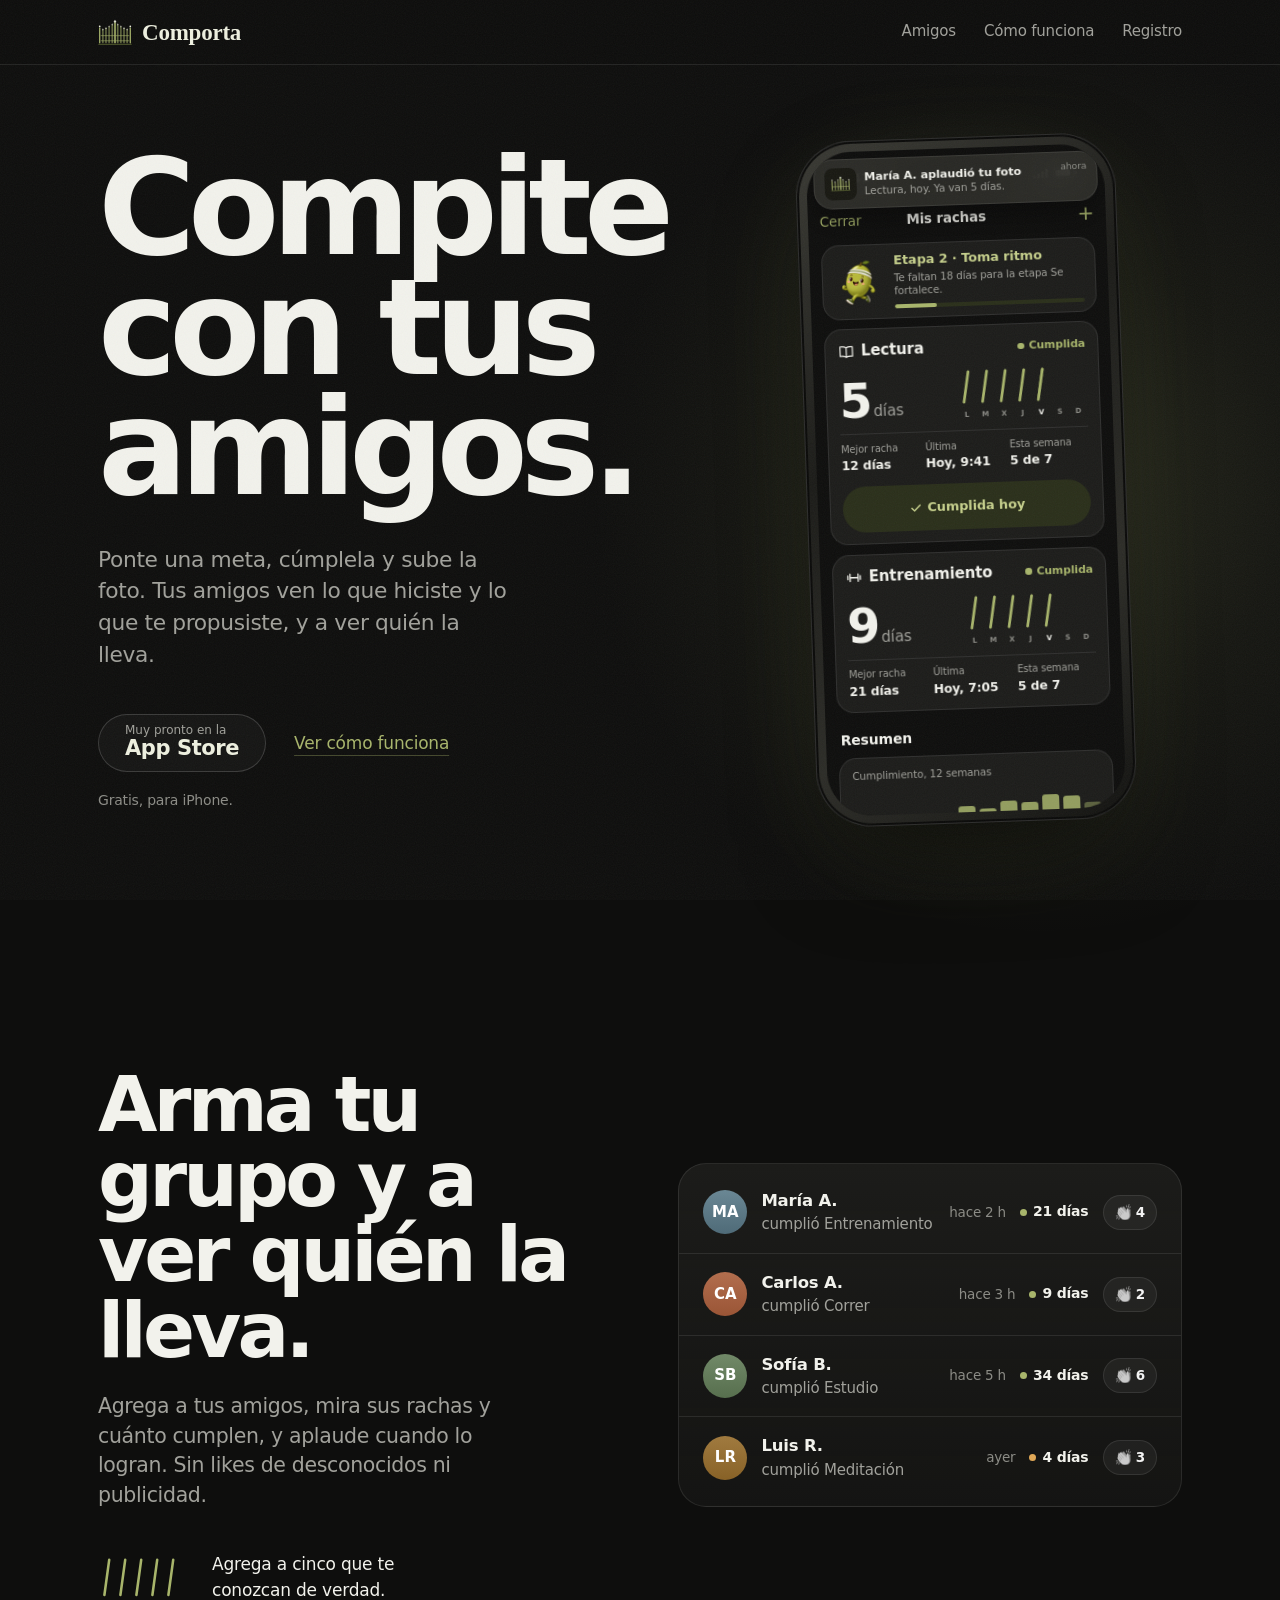
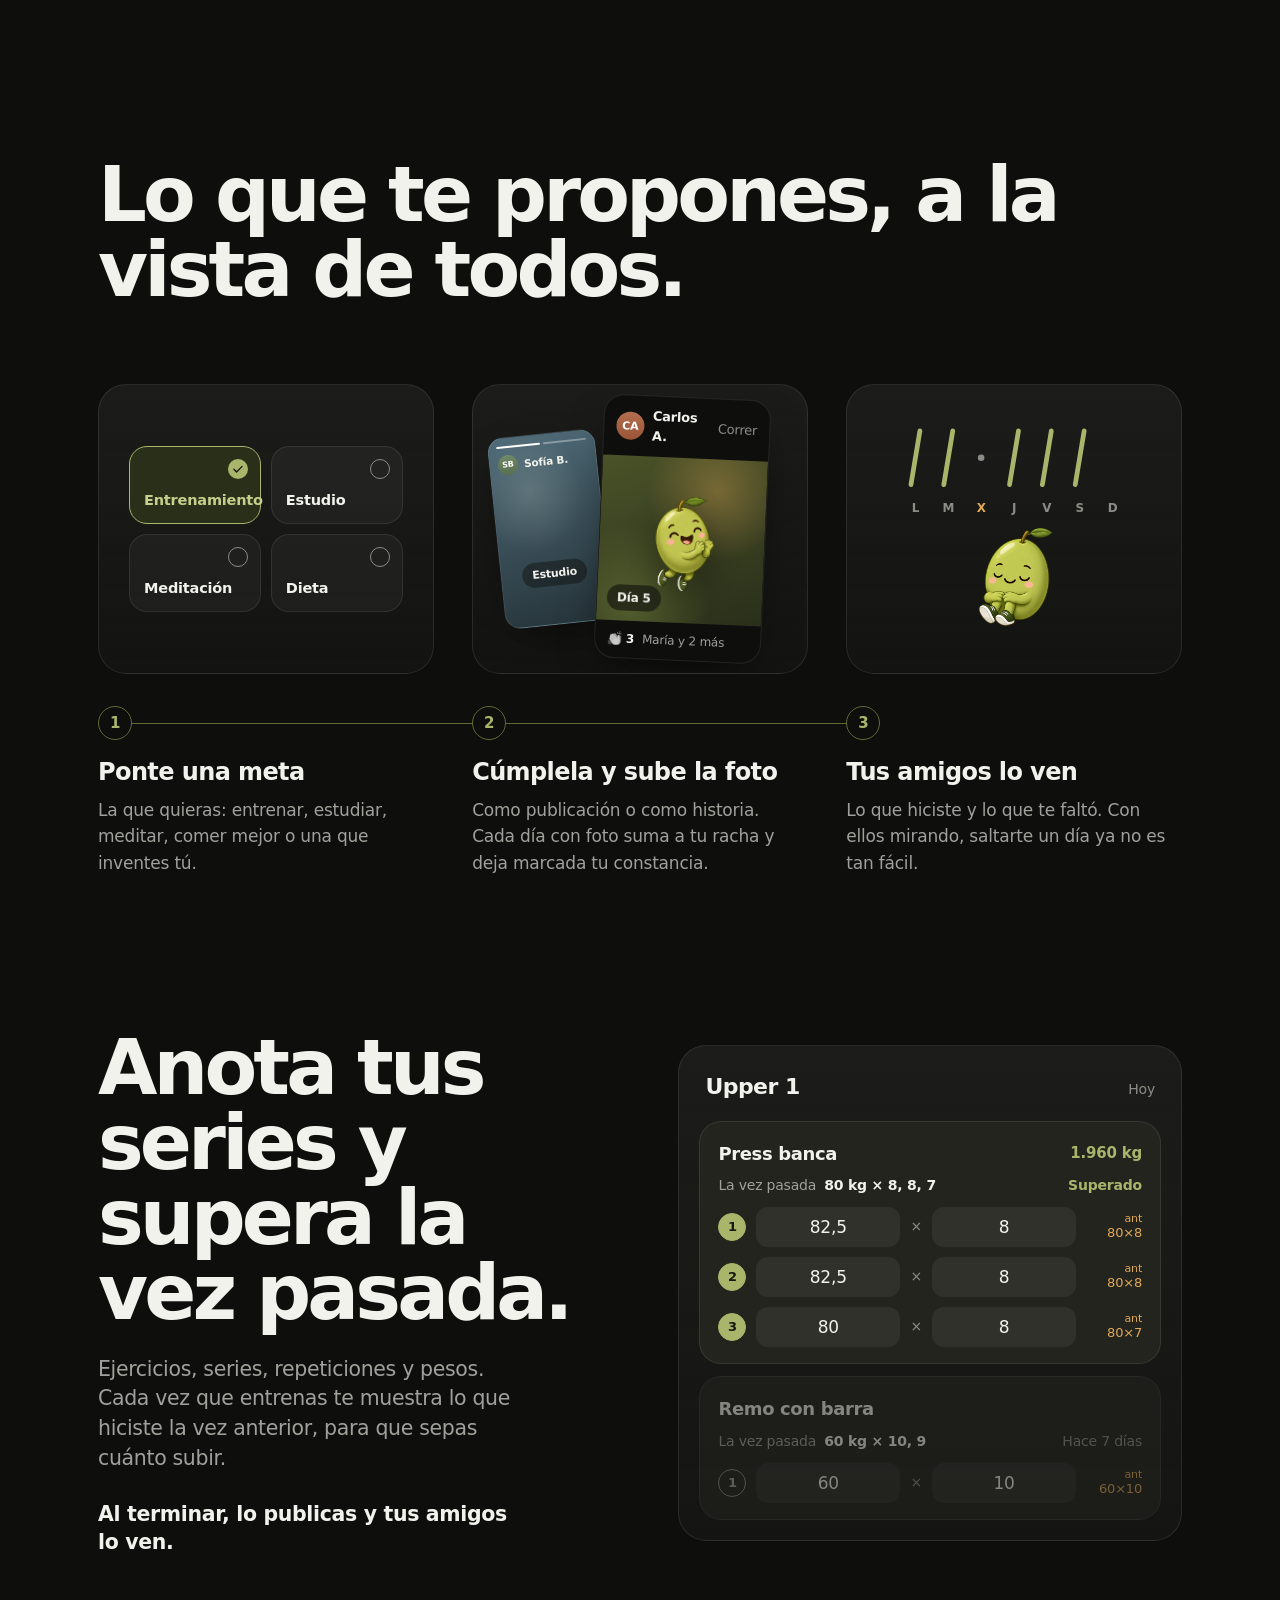
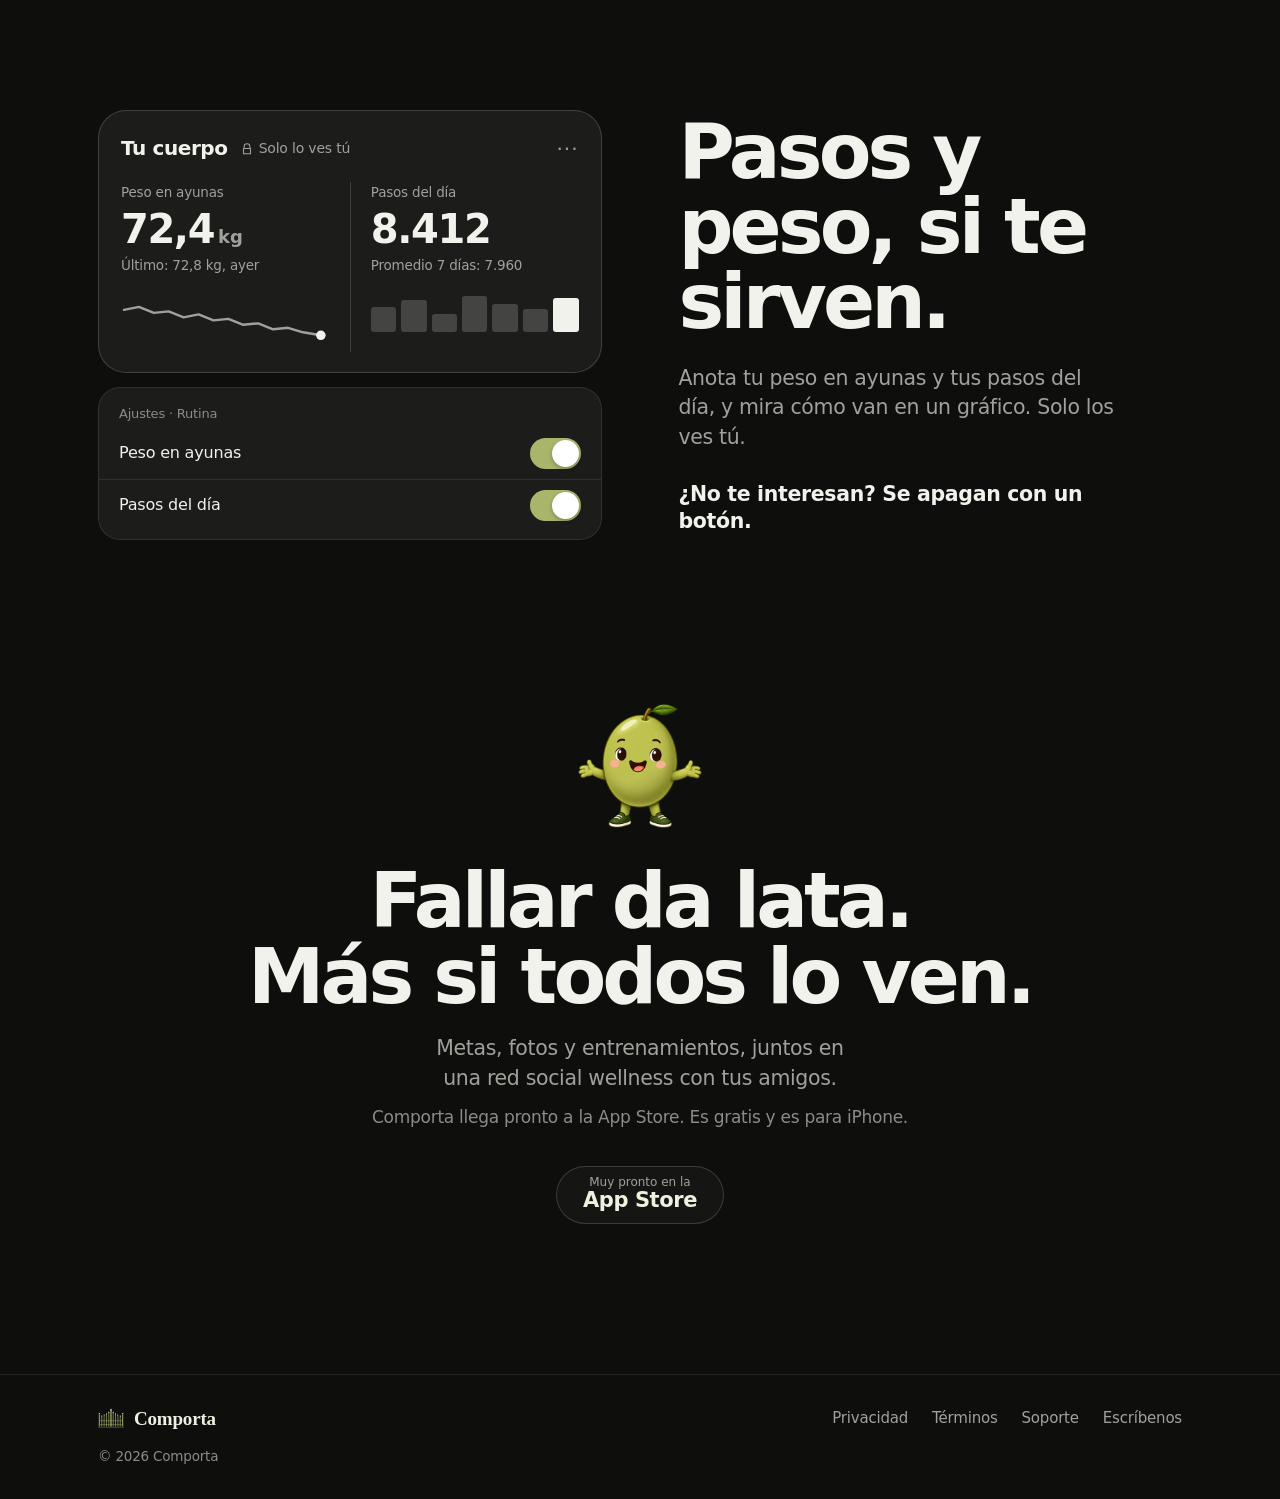
<file: index.html>
<!doctype html>
<html lang="es">
<head>
<meta charset="utf-8">
<meta name="viewport" content="width=device-width, initial-scale=1, viewport-fit=cover">
<title>Comporta: compite con tus amigos</title>
<meta name="description" content="Ponte una meta, cúmplela y sube la foto. Tus amigos ven lo que hiciste y lo que te propusiste. Gratis, para iPhone.">
<meta name="theme-color" content="#0E0E0D">
<meta name="color-scheme" content="dark">
<meta property="og:type" content="website">
<meta property="og:locale" content="es_CL">
<meta property="og:title" content="Comporta: compite con tus amigos">
<meta property="og:description" content="Ponte una meta, cúmplela y sube la foto. Tus amigos ven lo que hiciste y lo que te propusiste.">
<meta property="og:image" content="https://maximiliano-ergas.github.io/comporta-web/img/icono-1024.png">
<link rel="icon" href="img/porton.svg" type="image/svg+xml">
<link rel="apple-touch-icon" href="img/icono-180.png">
<link rel="stylesheet" href="portada.css">
</head>
<body>

<!-- El portón del logo: los barrotes son los palotes de la semana y la línea de abajo es el umbral. -->
<svg width="0" height="0" style="position:absolute" aria-hidden="true">
  <defs>
    <g id="porton" stroke-linecap="round">
      <line x1="228" y1="712" x2="796" y2="712" stroke="#5F6B33" stroke-width="14"/>
      <line x1="244" y1="686" x2="244" y2="428" stroke="#A8B56B" stroke-width="22"/>
      <line x1="780" y1="686" x2="780" y2="428" stroke="#A8B56B" stroke-width="22"/>
      <circle cx="244" cy="398" r="15" fill="#EEF0E0"/>
      <circle cx="780" cy="398" r="15" fill="#EEF0E0"/>
      <line x1="268" y1="560" x2="502" y2="560" stroke="#A8B56B" stroke-width="10"/>
      <line x1="522" y1="560" x2="756" y2="560" stroke="#A8B56B" stroke-width="10"/>
      <line x1="268" y1="650" x2="502" y2="650" stroke="#A8B56B" stroke-width="10"/>
      <line x1="522" y1="650" x2="756" y2="650" stroke="#A8B56B" stroke-width="10"/>
      <line x1="300" y1="686" x2="300" y2="462" stroke="#A8B56B" stroke-width="15"/>
      <line x1="354" y1="686" x2="354" y2="440" stroke="#A8B56B" stroke-width="15"/>
      <line x1="408" y1="686" x2="408" y2="412" stroke="#A8B56B" stroke-width="15"/>
      <line x1="462" y1="686" x2="462" y2="378" stroke="#A8B56B" stroke-width="15"/>
      <line x1="502" y1="686" x2="502" y2="334" stroke="#A8B56B" stroke-width="15"/>
      <line x1="724" y1="686" x2="724" y2="462" stroke="#A8B56B" stroke-width="15"/>
      <line x1="670" y1="686" x2="670" y2="440" stroke="#A8B56B" stroke-width="15"/>
      <line x1="616" y1="686" x2="616" y2="412" stroke="#A8B56B" stroke-width="15"/>
      <line x1="562" y1="686" x2="562" y2="378" stroke="#A8B56B" stroke-width="15"/>
      <line x1="522" y1="686" x2="522" y2="334" stroke="#A8B56B" stroke-width="15"/>
      <g fill="#EEF0E0">
        <polygon points="300,428 308,450 300,472 292,450"/>
        <polygon points="354,406 362,428 354,450 346,428"/>
        <polygon points="408,378 416,400 408,422 400,400"/>
        <polygon points="462,344 470,366 462,388 454,366"/>
        <polygon points="724,428 732,450 724,472 716,450"/>
        <polygon points="670,406 678,428 670,450 662,428"/>
        <polygon points="616,378 624,400 616,422 608,400"/>
        <polygon points="562,344 570,366 562,388 554,366"/>
        <polygon points="502,282 512,312 502,342 492,312"/>
        <polygon points="522,282 532,312 522,342 512,312"/>
      </g>
    </g>
    <symbol id="libro" viewBox="0 0 24 24"><path d="M12 6.6C10 5.1 7 4.6 3.5 5.1v13c3.5-.5 6.5 0 8.5 1.5 2-1.5 5-2 8.5-1.5v-13C17 4.6 14 5.1 12 6.6zM12 6.6v13" fill="none" stroke="currentColor" stroke-width="1.6" stroke-linejoin="round"/></symbol>
    <symbol id="pesa" viewBox="0 0 24 24"><path d="M6.5 7v10M17.5 7v10M3.5 9.5v5M20.5 9.5v5M6.5 12h11" fill="none" stroke="currentColor" stroke-width="1.8" stroke-linecap="round"/></symbol>
    <symbol id="visto" viewBox="0 0 24 24"><path d="M5 12.5l4.5 4.5L19 7.5" fill="none" stroke="currentColor" stroke-width="2.4" stroke-linecap="round" stroke-linejoin="round"/></symbol>
    <symbol id="candado" viewBox="0 0 24 24"><path d="M7 11V8a5 5 0 0 1 10 0v3M6 11h12v9H6z" fill="none" stroke="currentColor" stroke-width="1.8" stroke-linejoin="round"/></symbol>
  </defs>
</svg>

<header class="barra">
  <div class="barra-dentro">
    <a class="marca" href="./" aria-label="Comporta, inicio">
      <svg class="marca-porton" viewBox="214 268 596 464" aria-hidden="true"><use href="#porton"/></svg>
      <span class="marca-palabra">Comporta</span>
    </a>
    <nav class="barra-nav" aria-label="Principal">
      <a href="#amigos">Amigos</a>
      <a href="#como">Cómo funciona</a>
      <a href="#registro">Registro</a>
    </nav>
  </div>
</header>

<main>

  <section class="heroe">
    <div class="heroe-texto">
      <h1 class="heroe-titulo">Compite con tus amigos.</h1>
      <p class="heroe-bajada">Ponte una meta, cúmplela y sube la foto. Tus amigos ven lo que hiciste y lo que te propusiste, y a ver quién la lleva.</p>
      <div class="acciones">
        <a class="tienda" data-tienda aria-disabled="true">
          <span class="tienda-arriba" data-tienda-arriba>Muy pronto en la</span>
          <span class="tienda-abajo">App Store</span>
        </a>
        <a class="enlace" href="#como">Ver cómo funciona</a>
      </div>
      <p class="nota">Gratis, para iPhone.</p>
    </div>

    <div class="heroe-telefono">
      <div class="telefono" data-demo role="img" aria-label="La pantalla Mis rachas de Comporta. Al publicar la foto de hoy, la racha de Lectura pasa de 4 a 5 días y María aplaude.">
        <div class="pantalla" aria-hidden="true">
          <div class="p-estado">
            <span>9:41</span>
            <span class="p-isla"></span>
            <span class="p-iconos">
              <svg viewBox="0 0 18 12"><rect x="0" y="8" width="3" height="4" rx="1"/><rect x="5" y="5.5" width="3" height="6.5" rx="1"/><rect x="10" y="3" width="3" height="9" rx="1"/><rect x="15" y="0" width="3" height="12" rx="1"/></svg>
              <svg viewBox="0 0 26 12"><rect x="0.5" y="0.5" width="22" height="11" rx="3.5" fill="none" stroke="currentColor" opacity=".45"/><rect x="2.5" y="2.5" width="16" height="7" rx="2"/><rect x="24" y="4" width="1.6" height="4" rx=".8" opacity=".45"/></svg>
            </span>
          </div>

          <div class="p-aviso">
            <img src="img/porton.svg" alt="">
            <div>
              <b>María A. aplaudió tu foto</b>
              <span>Lectura, hoy. Ya van 5 días.</span>
            </div>
            <span class="p-aviso-hora">ahora</span>
          </div>

          <div class="p-cabecera">
            <span class="p-cabecera-lado">Cerrar</span>
            <b>Mis rachas</b>
            <span class="p-cabecera-lado p-mas">+</span>
          </div>

          <div class="p-tarjeta p-oli">
            <img src="img/oli-etapa-2.png" alt="">
            <div>
              <b>Etapa 2 · Toma ritmo</b>
              <span>Te faltan 18 días para la etapa Se fortalece.</span>
              <i class="p-progreso"><i></i></i>
            </div>
          </div>

          <div class="p-tarjeta p-racha">
            <div class="p-racha-cabeza">
              <svg class="p-icono"><use href="#libro"/></svg>
              <b>Lectura</b>
              <span class="p-punto"><span class="antes">Falta hoy</span><span class="despues">Cumplida</span></span>
            </div>
            <div class="p-racha-cuerpo">
              <div class="p-cifra">
                <span class="p-cifra-ventana"><span class="p-cifra-rollo"><span>4</span><span>5</span></span></span>
                <small>días</small>
              </div>
              <svg class="p-semana" viewBox="0 0 154 66">
                <g class="p-palotes">
                  <line x1="14" y1="8" x2="8" y2="44"/>
                  <line x1="36" y1="8" x2="30" y2="44"/>
                  <line x1="58" y1="8" x2="52" y2="44"/>
                  <line x1="80" y1="8" x2="74" y2="44"/>
                  <line class="p-hoy-pendiente" x1="102" y1="8" x2="96" y2="44"/>
                  <line class="p-hoy" x1="102" y1="8" x2="96" y2="44" pathLength="1"/>
                </g>
                <g class="p-dias">
                  <text x="11" y="62">L</text><text x="33" y="62">M</text><text x="55" y="62">X</text><text x="77" y="62">J</text><text class="p-dia-hoy" x="99" y="62">V</text><text x="121" y="62">S</text><text x="143" y="62">D</text>
                </g>
              </svg>
            </div>
            <div class="p-datos">
              <div><small>Mejor racha</small><b>12 días</b></div>
              <div><small>Última</small><b><span class="antes">Ayer, 21:24</span><span class="despues">Hoy, 9:41</span></b></div>
              <div><small>Esta semana</small><b><span class="antes">4 de 7</span><span class="despues">5 de 7</span></b></div>
            </div>
            <div class="p-boton"><span class="antes">Publicar y cumplir hoy</span><span class="despues"><svg><use href="#visto"/></svg>Cumplida hoy</span></div>
          </div>

          <div class="p-tarjeta p-racha">
            <div class="p-racha-cabeza">
              <svg class="p-icono"><use href="#pesa"/></svg>
              <b>Entrenamiento</b>
              <span class="p-punto p-punto-listo">Cumplida</span>
            </div>
            <div class="p-racha-cuerpo">
              <div class="p-cifra"><span>9</span><small>días</small></div>
              <svg class="p-semana" viewBox="0 0 154 66">
                <g class="p-palotes">
                  <line x1="14" y1="8" x2="8" y2="44"/>
                  <line x1="36" y1="8" x2="30" y2="44"/>
                  <line x1="58" y1="8" x2="52" y2="44"/>
                  <line x1="80" y1="8" x2="74" y2="44"/>
                  <line x1="102" y1="8" x2="96" y2="44"/>
                </g>
                <g class="p-dias">
                  <text x="11" y="62">L</text><text x="33" y="62">M</text><text x="55" y="62">X</text><text x="77" y="62">J</text><text class="p-dia-hoy" x="99" y="62">V</text><text x="121" y="62">S</text><text x="143" y="62">D</text>
                </g>
              </svg>
            </div>
            <div class="p-datos">
              <div><small>Mejor racha</small><b>21 días</b></div>
              <div><small>Última</small><b>Hoy, 7:05</b></div>
              <div><small>Esta semana</small><b>5 de 7</b></div>
            </div>
          </div>

          <b class="p-resumen">Resumen</b>
          <div class="p-tarjeta p-grafico">
            <small>Cumplimiento, 12 semanas</small>
            <div class="p-barras"><i style="--h:38%"></i><i style="--h:52%"></i><i style="--h:45%"></i><i style="--h:60%"></i><i style="--h:57%"></i><i style="--h:71%"></i><i style="--h:66%"></i><i style="--h:78%"></i><i style="--h:74%"></i><i style="--h:86%"></i><i style="--h:83%"></i><i style="--h:71%"></i></div>
          </div>
        </div>
      </div>
    </div>
  </section>

  <section class="seccion amigos" id="amigos">
    <div class="amigos-texto">
      <h2 class="titulo">Arma tu grupo y a ver quién la lleva.</h2>
      <p class="parrafo">Agrega a tus amigos, mira sus rachas y cuánto cumplen, y aplaude cuando lo logran. Sin likes de desconocidos ni publicidad.</p>
      <div class="cinco">
        <svg viewBox="0 0 120 56" aria-hidden="true">
          <line x1="14" y1="6" x2="8" y2="50"/><line x1="34" y1="6" x2="28" y2="50"/><line x1="54" y1="6" x2="48" y2="50"/><line x1="74" y1="6" x2="68" y2="50"/><line x1="94" y1="6" x2="88" y2="50"/>
        </svg>
        <p>Agrega a cinco que te conozcan de verdad.</p>
      </div>
    </div>
    <ul class="actividad" aria-label="Ejemplo de lo que ves de tus amigos">
      <li><span class="mono mono-pizarra" aria-hidden="true">MA</span><div><b>María A.</b><span>cumplió Entrenamiento</span></div><time>hace 2 h</time><span class="dias">21 días</span><span class="aplausos">👏 4</span></li>
      <li><span class="mono mono-terracota" aria-hidden="true">CA</span><div><b>Carlos A.</b><span>cumplió Correr</span></div><time>hace 3 h</time><span class="dias">9 días</span><span class="aplausos">👏 2</span></li>
      <li><span class="mono mono-musgo" aria-hidden="true">SB</span><div><b>Sofía B.</b><span>cumplió Estudio</span></div><time>hace 5 h</time><span class="dias">34 días</span><span class="aplausos">👏 6</span></li>
      <li><span class="mono mono-ocre" aria-hidden="true">LR</span><div><b>Luis R.</b><span>cumplió Meditación</span></div><time>ayer</time><span class="dias dias-corta">4 días</span><span class="aplausos">👏 3</span></li>
    </ul>
  </section>

  <section class="seccion como" id="como">
    <h2 class="titulo">Lo que te propones, a la vista de todos.</h2>
    <ol class="pasos">
      <li class="paso">
        <div class="paso-visual">
          <div class="metas" aria-hidden="true">
            <span class="meta meta-elegida">Entrenamiento<i><svg><use href="#visto"/></svg></i></span>
            <span class="meta">Estudio<i></i></span>
            <span class="meta">Meditación<i></i></span>
            <span class="meta">Dieta<i></i></span>
          </div>
        </div>
        <span class="paso-n" aria-hidden="true">1</span>
        <h3>Ponte una meta</h3>
        <p>La que quieras: entrenar, estudiar, meditar, comer mejor o una que inventes tú.</p>
      </li>
      <li class="paso">
        <div class="paso-visual">
          <div class="fotos" aria-hidden="true">
            <div class="historia">
              <div class="historia-barras"><i class="vista"></i><i></i></div>
              <div class="historia-quien"><span class="mono mono-musgo">SB</span><b>Sofía B.</b></div>
              <span class="historia-meta">Estudio</span>
            </div>
            <figure class="foto">
              <div class="foto-quien"><span class="mono mono-terracota">CA</span><b>Carlos A.</b><span>Correr</span></div>
              <div class="foto-imagen"><img src="img/oli-celebra.png" alt="" loading="lazy"><span class="foto-dia">Día 5</span></div>
              <div class="foto-pie"><span class="foto-aplauso">👏 3</span><span>María y 2 más</span></div>
            </figure>
          </div>
        </div>
        <span class="paso-n" aria-hidden="true">2</span>
        <h3>Cúmplela y sube la foto</h3>
        <p>Como publicación o como historia. Cada día con foto suma a tu racha y deja marcada tu constancia.</p>
      </li>
      <li class="paso">
        <div class="paso-visual">
          <div class="semana-falla" aria-hidden="true">
            <svg class="semana-grande" viewBox="0 0 154 66">
              <g class="palotes-grandes">
                <line x1="14" y1="8" x2="8" y2="44"/>
                <line x1="36" y1="8" x2="30" y2="44"/>
                <line x1="80" y1="8" x2="74" y2="44"/>
                <line x1="102" y1="8" x2="96" y2="44"/>
                <line x1="124" y1="8" x2="118" y2="44"/>
              </g>
              <circle class="hueco" cx="55" cy="26" r="2.2"/>
              <g class="p-dias">
                <text x="11" y="62">L</text><text x="33" y="62">M</text><text class="dia-falla" x="55" y="62">X</text><text x="77" y="62">J</text><text x="99" y="62">V</text><text x="121" y="62">S</text><text x="143" y="62">D</text>
              </g>
            </svg>
            <img src="img/oli-descansa.png" alt="" loading="lazy">
          </div>
        </div>
        <span class="paso-n" aria-hidden="true">3</span>
        <h3>Tus amigos lo ven</h3>
        <p>Lo que hiciste y lo que te faltó. Con ellos mirando, saltarte un día ya no es tan fácil.</p>
      </li>
    </ol>
  </section>

  <section class="seccion registro" id="registro">
    <div class="registro-texto">
      <h2 class="titulo">Anota tus series y supera la vez pasada.</h2>
      <p class="parrafo">Ejercicios, series, repeticiones y pesos. Cada vez que entrenas te muestra lo que hiciste la vez anterior, para que sepas cuánto subir.</p>
      <p class="remate">Al terminar, lo publicas y tus amigos lo ven.</p>
    </div>
    <div class="entreno" data-entreno role="img" aria-label="Un entrenamiento en Comporta. En Press banca la vez pasada fueron 80 kilos por 8, 8 y 7. Al confirmar la tercera serie, el volumen pasa de 1.320 a 1.960 kilos y dice Superado.">
      <div class="entreno-cabeza" aria-hidden="true"><b>Upper 1</b><span>Hoy</span></div>
      <div class="ejercicio" aria-hidden="true">
        <div class="ej-titulo"><b>Press banca</b><span class="ej-volumen"><span class="antes">1.320</span><span class="despues">1.960</span> kg</span></div>
        <div class="ej-pasada">La vez pasada <b>80 kg × 8, 8, 7</b><span class="ej-cuando"><span class="antes">Hace 7 días</span><span class="despues ej-superado">Superado</span></span></div>
        <div class="serie"><span class="serie-n lista">1</span><span class="serie-campo">82,5</span><span class="serie-x">×</span><span class="serie-campo">8</span><span class="serie-ant"><small>ant</small>80×8</span></div>
        <div class="serie"><span class="serie-n lista">2</span><span class="serie-campo">82,5</span><span class="serie-x">×</span><span class="serie-campo">8</span><span class="serie-ant"><small>ant</small>80×8</span></div>
        <div class="serie"><span class="serie-n serie-n-ultima">3</span><span class="serie-campo">80</span><span class="serie-x">×</span><span class="serie-campo">8</span><span class="serie-ant"><small>ant</small>80×7</span></div>
      </div>
      <div class="ejercicio ejercicio-siguiente" aria-hidden="true">
        <div class="ej-titulo"><b>Remo con barra</b></div>
        <div class="ej-pasada">La vez pasada <b>60 kg × 10, 9</b><span class="ej-cuando">Hace 7 días</span></div>
        <div class="serie"><span class="serie-n">1</span><span class="serie-campo">60</span><span class="serie-x">×</span><span class="serie-campo">10</span><span class="serie-ant"><small>ant</small>60×10</span></div>
      </div>
    </div>
  </section>

  <section class="seccion cuerpo" id="cuerpo">
    <div class="cuerpo-texto">
      <h2 class="titulo">Pasos y peso, si te sirven.</h2>
      <p class="parrafo">Anota tu peso en ayunas y tus pasos del día, y mira cómo van en un gráfico. Solo los ves tú.</p>
      <p class="remate">¿No te interesan? Se apagan con un botón.</p>
    </div>
    <div class="cuerpo-visual" role="img" aria-label="La tarjeta Tu cuerpo: peso en ayunas 72,4 kilos y 8.412 pasos del día, solo para ti. Debajo, los interruptores de Ajustes que la apagan.">
      <div class="tarjeta-cuerpo" aria-hidden="true">
        <div class="tc-cabeza"><b>Tu cuerpo</b><span class="tc-privado"><svg><use href="#candado"/></svg>Solo lo ves tú</span><span class="tc-mas">···</span></div>
        <div class="tc-mitades">
          <div class="tc-mitad">
            <small>Peso en ayunas</small>
            <div class="tc-cifra">72,4<span>kg</span></div>
            <small>Último: 72,8 kg, ayer</small>
            <svg class="tc-linea" viewBox="0 0 140 40"><polyline points="2,12 12,10 22,14 32,13 42,17 52,15 62,19 72,18 82,22 92,21 102,25 112,24 122,27 134,29"/><circle cx="134" cy="29" r="3.2"/></svg>
          </div>
          <div class="tc-mitad">
            <small>Pasos del día</small>
            <div class="tc-cifra">8.412</div>
            <small>Promedio 7 días: 7.960</small>
            <div class="tc-barras"><i style="--h:62%"></i><i style="--h:80%"></i><i style="--h:45%"></i><i style="--h:90%"></i><i style="--h:70%"></i><i style="--h:58%"></i><i class="hoy" style="--h:84%"></i></div>
          </div>
        </div>
      </div>
      <div class="ajustes" aria-hidden="true">
        <small class="ajustes-titulo">Ajustes · Rutina</small>
        <div class="ajuste"><span>Peso en ayunas</span><i class="interruptor"></i></div>
        <div class="ajuste"><span>Pasos del día</span><i class="interruptor"></i></div>
      </div>
    </div>
  </section>

  <section class="seccion final">
    <img class="final-oli" src="img/oli-recibe.png" alt="Oli, la mascota de Comporta, con los brazos abiertos" loading="lazy">
    <h2 class="titulo">Fallar da lata.<br>Más si todos lo ven.</h2>
    <p class="parrafo">Metas, fotos y entrenamientos, juntos en una red social wellness con tus amigos.</p>
    <p class="parrafo final-nota" data-final-nota>Comporta llega pronto a la App Store. Es gratis y es para iPhone.</p>
    <a class="tienda" data-tienda aria-disabled="true">
      <span class="tienda-arriba" data-tienda-arriba>Muy pronto en la</span>
      <span class="tienda-abajo">App Store</span>
    </a>
  </section>

</main>

<footer class="pie">
  <div class="pie-dentro">
    <a class="marca marca-chica" href="./" aria-label="Comporta, inicio">
      <svg class="marca-porton" viewBox="214 268 596 464" aria-hidden="true"><use href="#porton"/></svg>
      <span class="marca-palabra">Comporta</span>
    </a>
    <nav class="pie-nav" aria-label="Legal y contacto">
      <a href="privacidad.html">Privacidad</a>
      <a href="terminos.html">Términos</a>
      <a href="soporte.html">Soporte</a>
      <a href="mailto:maxiergas12@gmail.com">Escríbenos</a>
    </nav>
    <p class="pie-firma">© 2026 Comporta</p>
  </div>
</footer>

<script src="portada.js"></script>
</body>
</html>
</file>
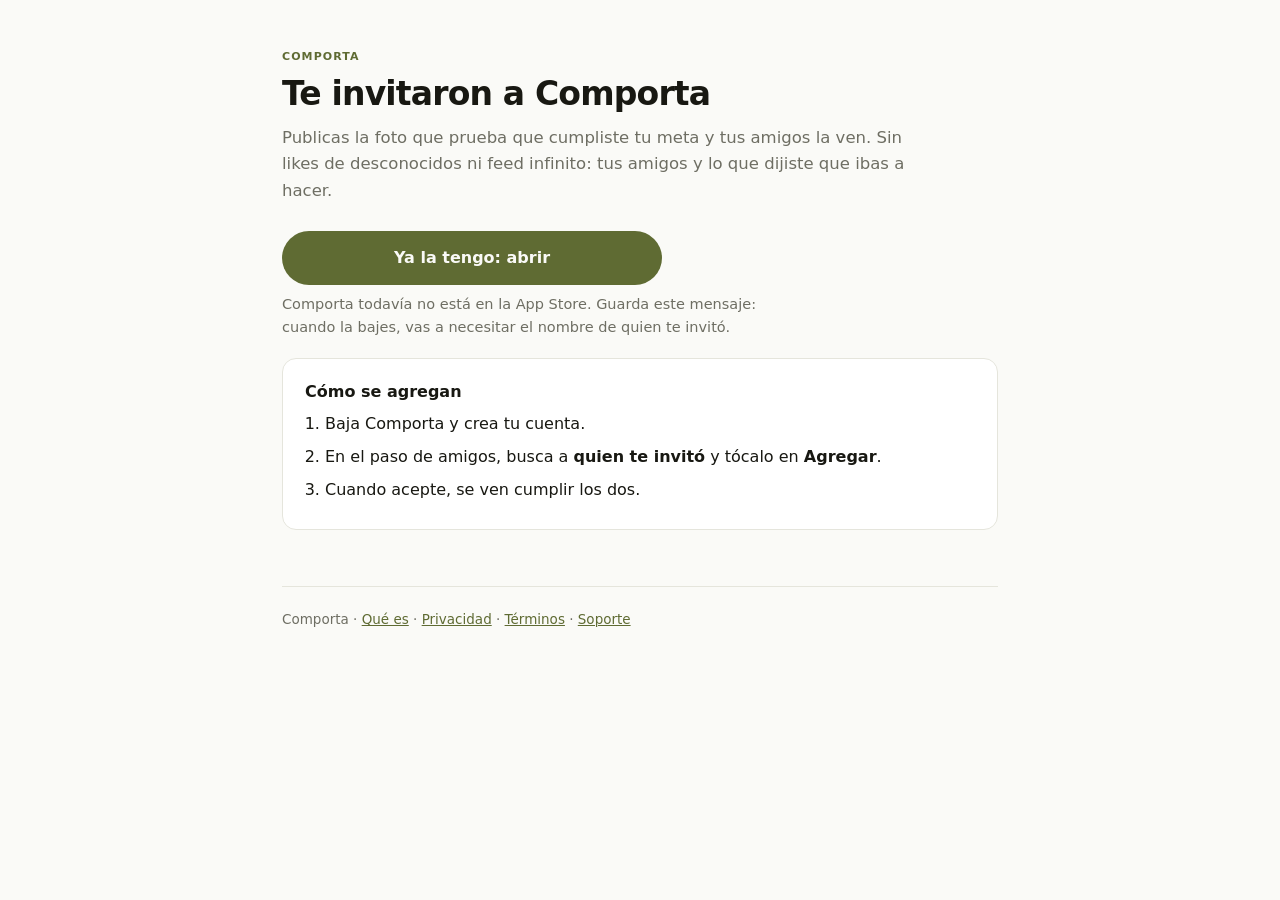
<file: invitar.html>
<!doctype html>
<html lang="es"><head><meta charset="utf-8"><meta name="viewport" content="width=device-width, initial-scale=1">
<title>Te invitaron a Comporta</title>
<meta name="description" content="Cumple tus metas donde tus amigos te ven.">
<meta property="og:title" content="Te invitaron a Comporta">
<meta property="og:description" content="Cumple tus metas donde tus amigos te ven.">
<meta property="og:type" content="website">
<meta name="robots" content="noindex">
<link rel="stylesheet" href="estilo.css">
<style>
  .botones{display:flex;flex-direction:column;gap:10px;margin:26px 0 8px;max-width:380px}
  .boton{display:block;text-align:center;text-decoration:none;font-weight:650;font-size:16px;
         padding:14px 20px;border-radius:999px}
  .boton.lleno{background:var(--olive);color:var(--bg)}
  .boton.contorno{border:1px solid var(--line);color:var(--olive)}
  .boton[hidden]{display:none}
  .nota{color:var(--mut);font-size:14.5px;max-width:52ch}
  ol{margin:0;padding-left:20px;max-width:64ch}
  ol li{margin-bottom:7px}
  .usuario{font-weight:750}
</style>
</head><body>
<div class="wrap">

<div class="eyebrow">Comporta</div>
<h1 id="titulo">Te invitaron a Comporta</h1>
<p class="lede">Publicas la foto que prueba que cumpliste tu meta y tus amigos la ven. Sin likes de desconocidos ni feed infinito: tus amigos y lo que dijiste que ibas a hacer.</p>

<div class="botones">
  <a class="boton lleno" id="bajar" href="#">Bajar Comporta</a>
  <a class="boton contorno" id="abrir" href="comporta://agregar">Ya la tengo: abrir</a>
</div>
<p class="nota" id="sin-tienda" hidden>Comporta todavía no está en la App Store. Guarda este mensaje: cuando la bajes, vas a necesitar el nombre de quien te invitó.</p>

<div class="card">
  <h3>Cómo se agregan</h3>
  <ol id="pasos">
    <li>Baja Comporta y crea tu cuenta.</li>
    <li>En el paso de amigos, busca a <span class="usuario quien">quien te invitó</span> y tócalo en <strong>Agregar</strong>.</li>
    <li>Cuando acepte, se ven cumplir los dos.</li>
  </ol>
  <!-- Con código (?c=, issue #59): quedan amigos sin que nadie tenga que aceptar. -->
  <ol id="pasos-con-codigo" hidden>
    <li>Baja Comporta y crea tu cuenta.</li>
    <li>Vuelve a este mensaje y toca <strong>Ya la tengo: abrir</strong>.</li>
    <li>Toca <strong>Ser amigos</strong>: quedan amigos al tiro y se ven cumplir los dos.</li>
  </ol>
</div>

<footer>
  Comporta · <a href="index.html">Qué es</a> · <a href="privacidad.html">Privacidad</a> · <a href="terminos.html">Términos</a> · <a href="soporte.html">Soporte</a>
</footer>

</div>
<script>
  // La dirección de la App Store. Vacía hasta que Comporta esté publicada:
  // mientras tanto el botón no se muestra, y la nota dice qué hacer.
  var TIENDA = "";

  // El @usuario llega en ?de=. Se limpia igual que en la app
  // (Invitacion.usuarioLimpio): sin arroba, en minúsculas y sin espacios.
  // Se escribe con textContent, nunca como HTML.
  function usuarioLimpio(texto) {
    if (!texto) return null;
    var limpio = texto.trim().replace(/^@+/, "").toLowerCase();
    if (!limpio || limpio.length > 64 || /\s/.test(limpio)) return null;
    return limpio;
  }

  // El código llega en ?c=: 22 caracteres de base64url, como lo hace la base
  // (Invitacion.codigoLimpio). Uno con otra forma no viaja a la app.
  function codigoLimpio(texto) {
    if (!texto) return null;
    var limpio = texto.trim();
    return /^[A-Za-z0-9_-]{22}$/.test(limpio) ? limpio : null;
  }

  var parametros = new URLSearchParams(location.search);
  var usuario = usuarioLimpio(parametros.get("de"));
  var codigo = usuario ? codigoLimpio(parametros.get("c")) : null;

  if (usuario) {
    var arroba = "@" + usuario;
    document.title = arroba + " te invitó a Comporta";
    var titulo = document.getElementById("titulo");
    titulo.textContent = "";
    var nombre = document.createElement("span");
    nombre.className = "usuario";
    nombre.textContent = arroba;
    titulo.appendChild(nombre);
    titulo.appendChild(document.createTextNode(" te invitó a Comporta"));
    document.querySelectorAll(".quien").forEach(function (el) { el.textContent = arroba; });
    document.getElementById("abrir").href = "comporta://agregar?de=" + encodeURIComponent(usuario)
      + (codigo ? "&c=" + codigo : "");
  }

  if (codigo) {
    document.getElementById("pasos").hidden = true;
    document.getElementById("pasos-con-codigo").hidden = false;
    document.getElementById("sin-tienda").textContent =
      "Comporta todavía no está en la App Store. Guarda este mensaje: cuando la bajes, vuelve acá y toca «Ya la tengo: abrir».";
  }

  if (TIENDA) {
    document.getElementById("bajar").href = TIENDA;
  } else {
    // Sin tienda, abrir es lo único que se puede hacer: pasa a ser el botón lleno.
    document.getElementById("bajar").hidden = true;
    document.getElementById("abrir").className = "boton lleno";
    document.getElementById("sin-tienda").hidden = false;
  }
</script>
</body></html>
</file>
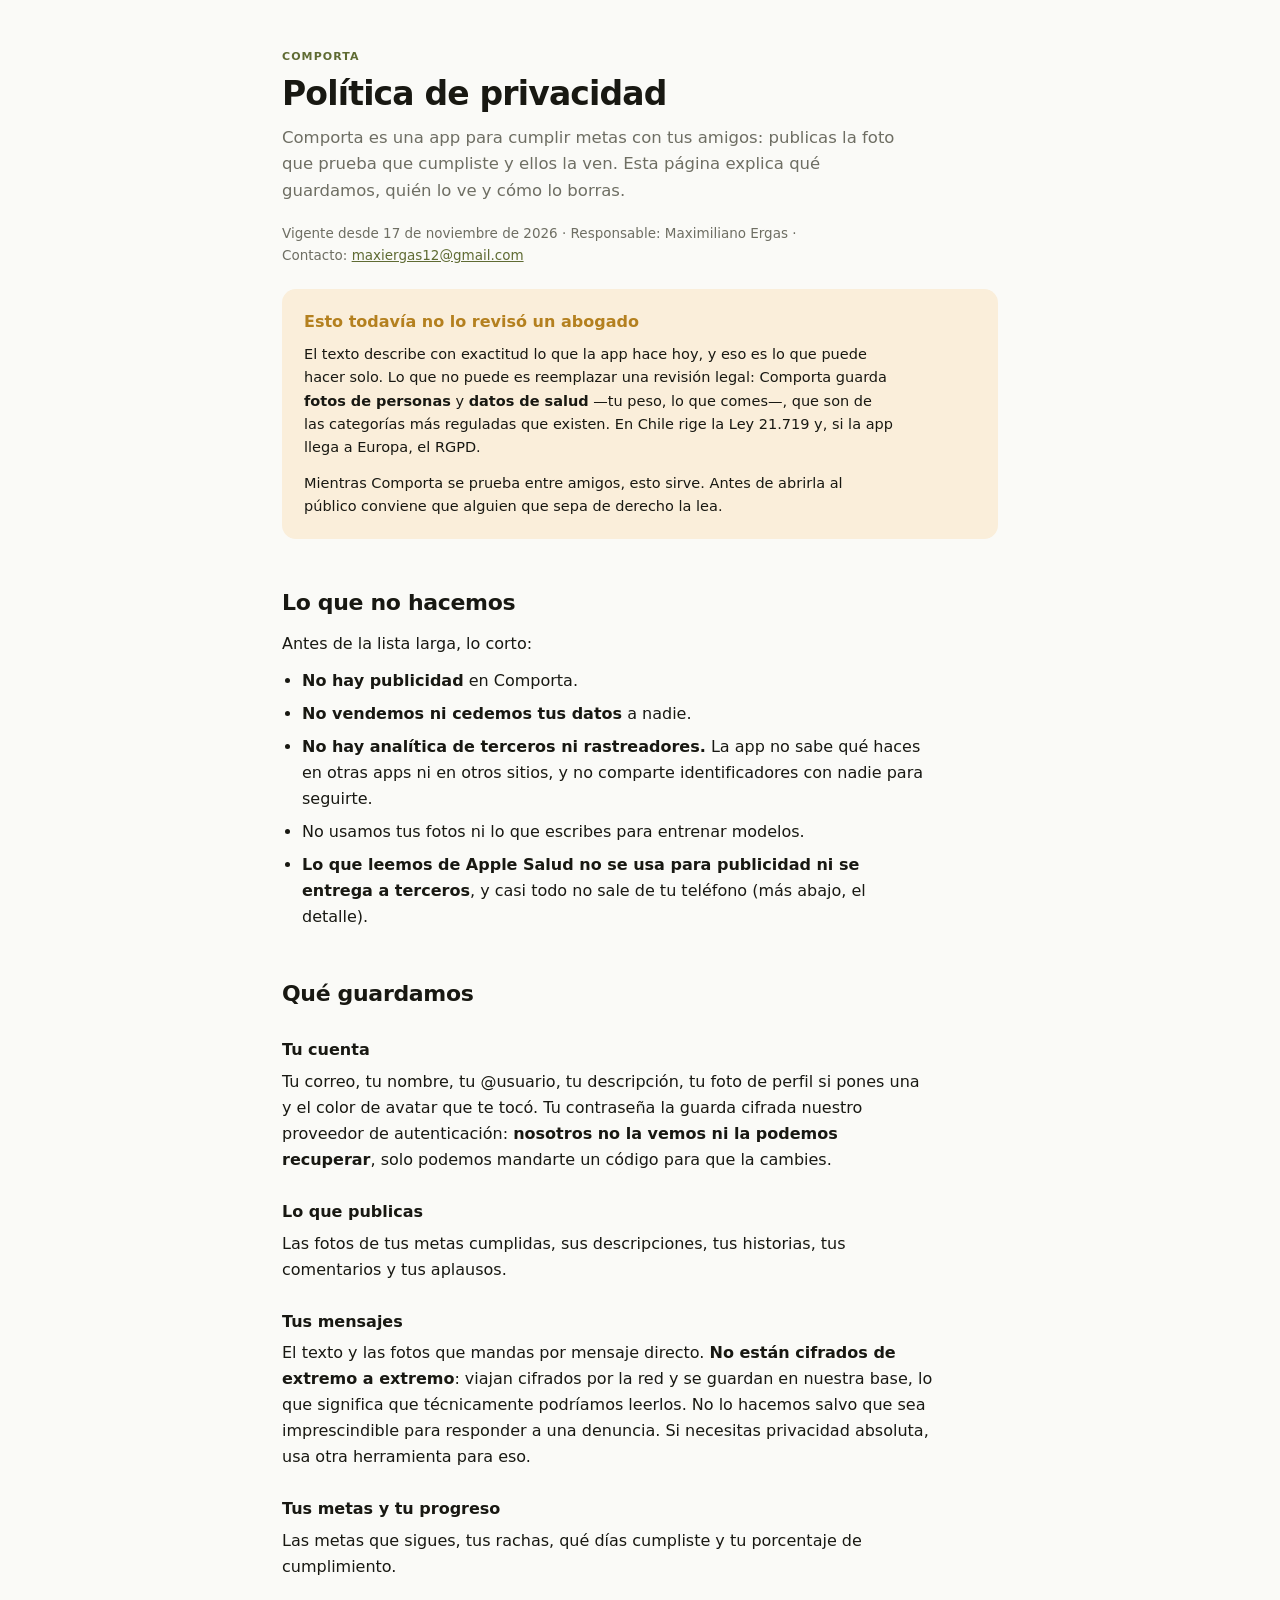
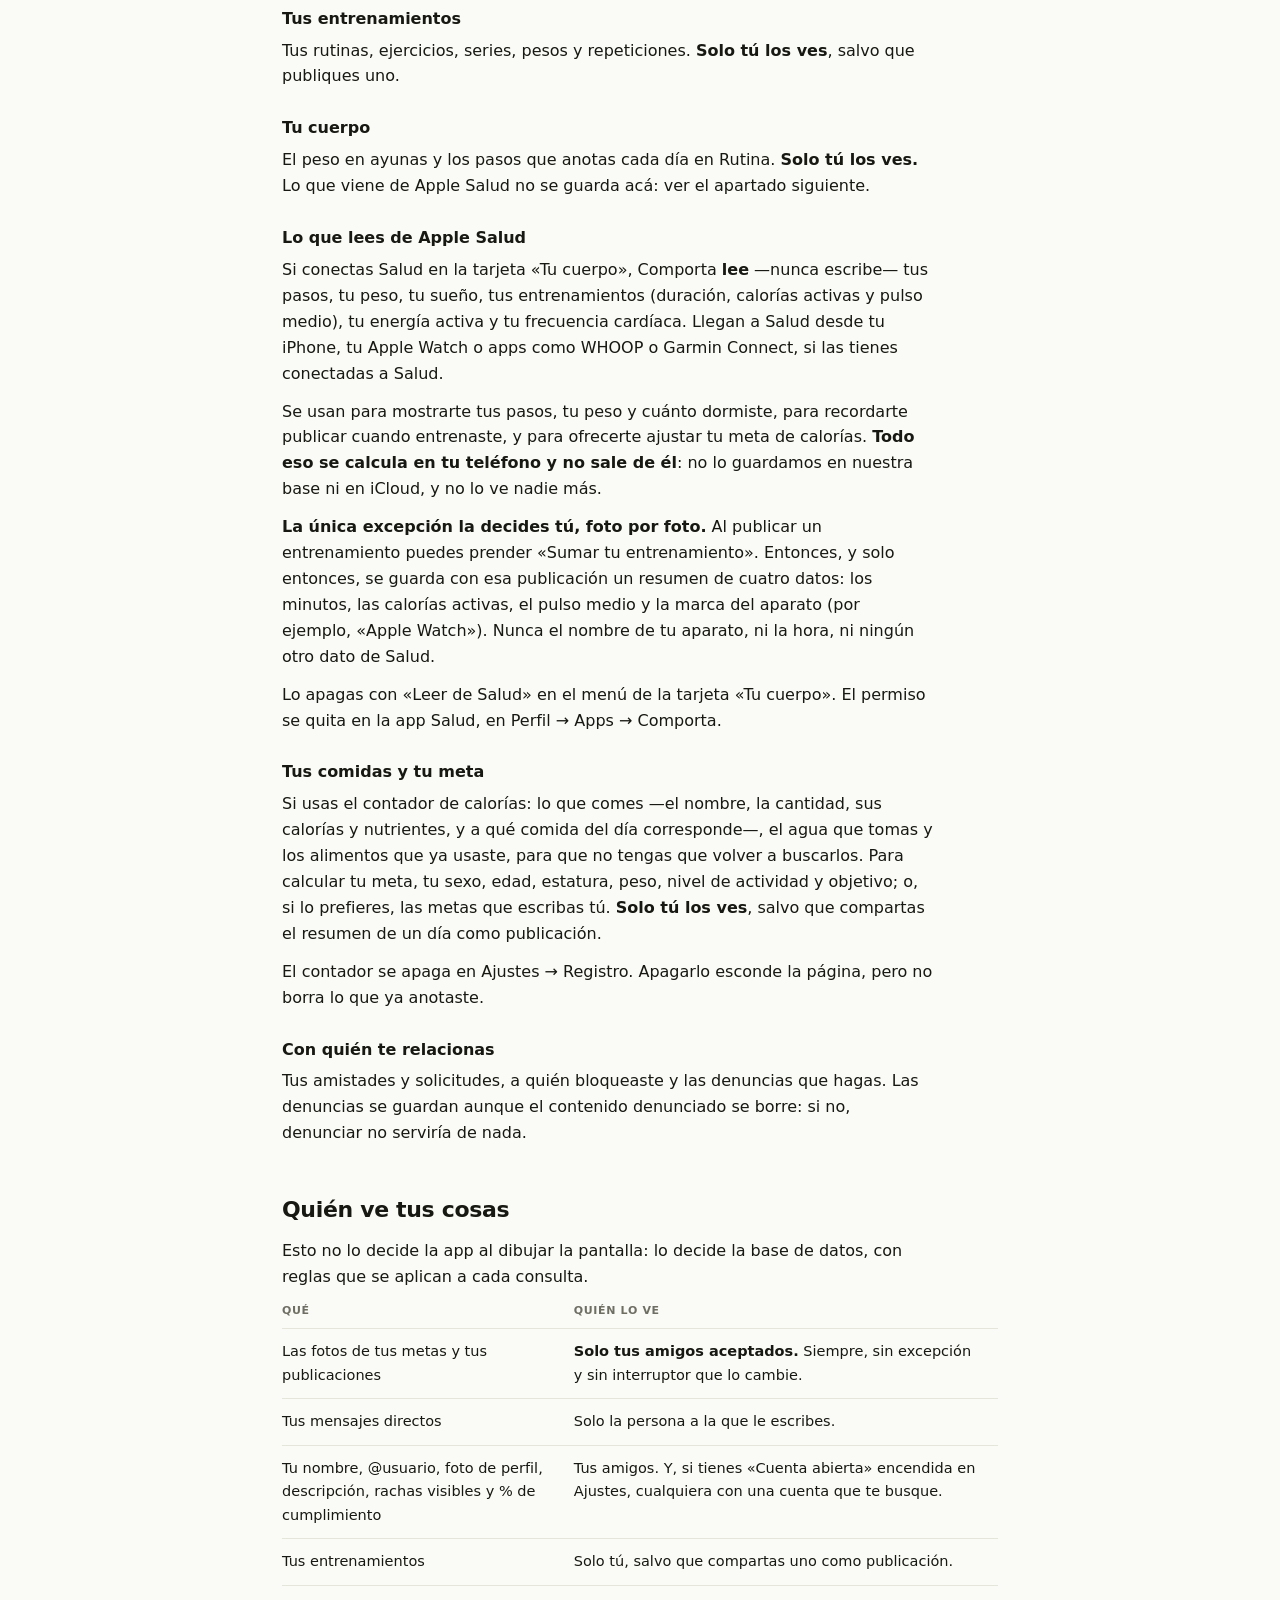
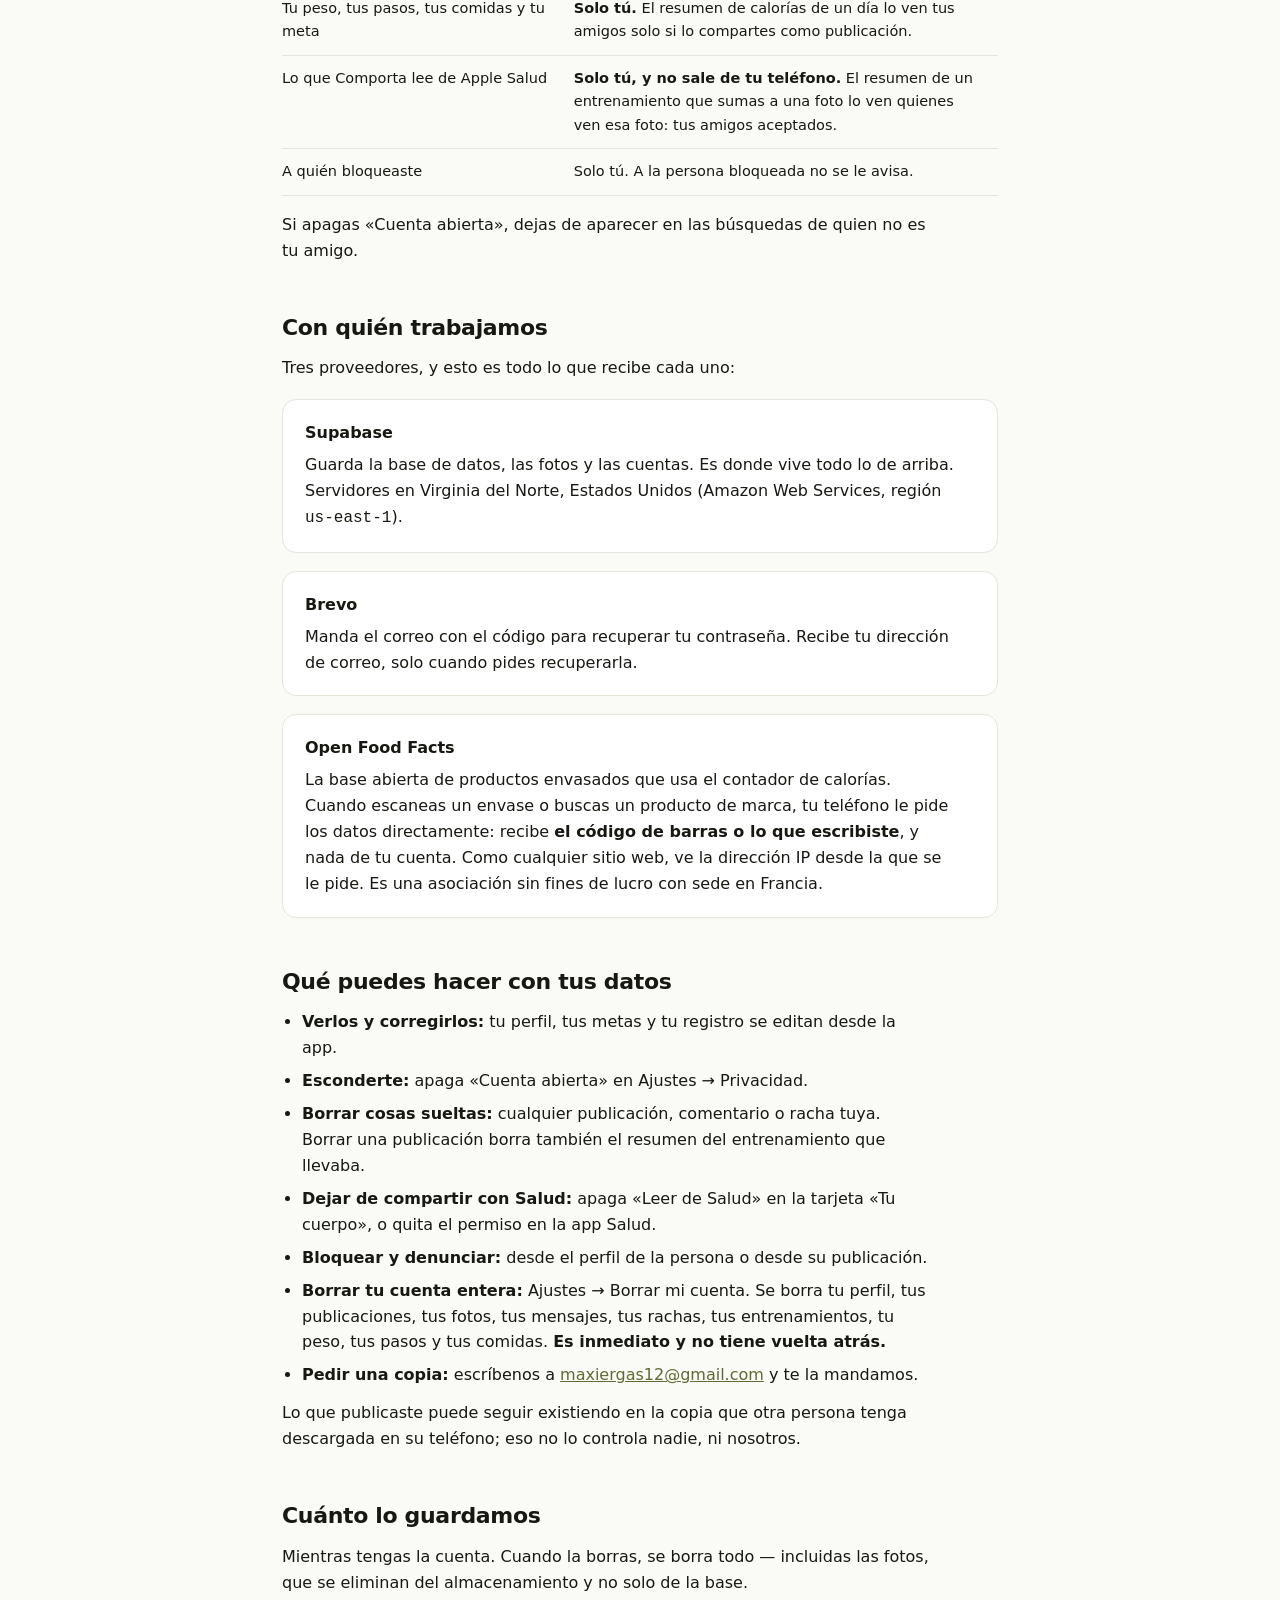
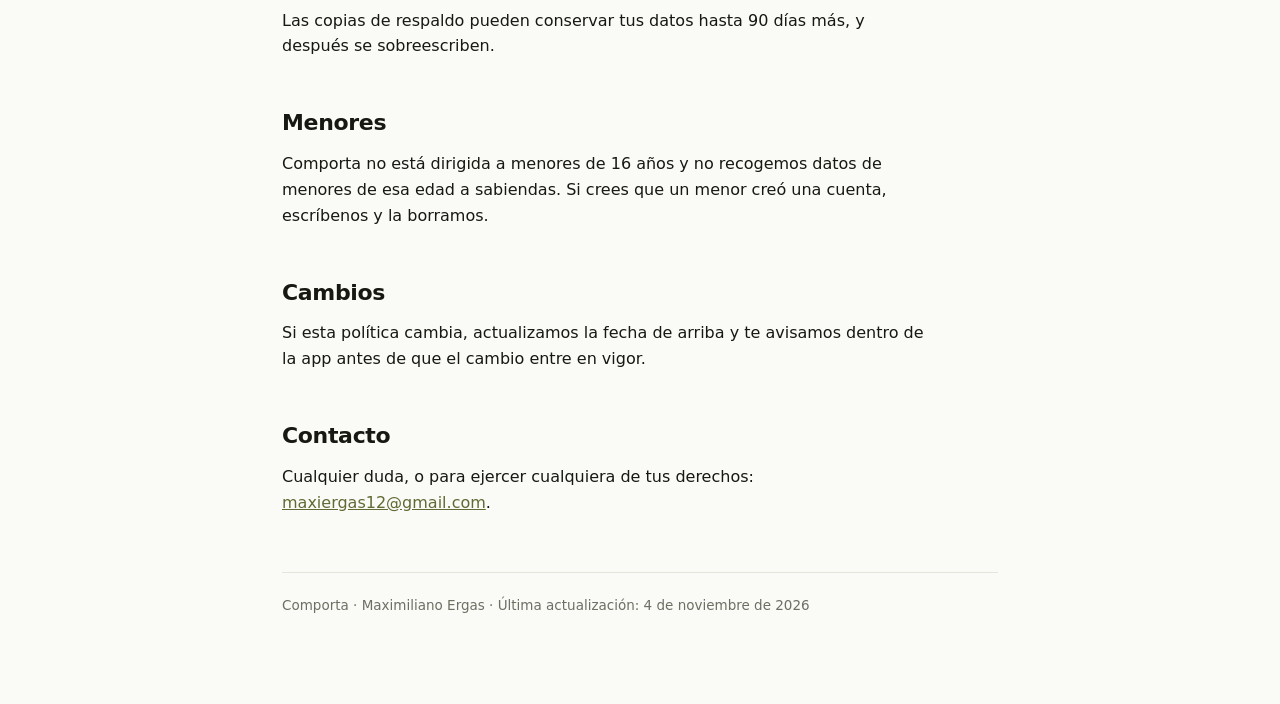
<file: privacidad.html>
<!doctype html>
<html lang="es"><head><meta charset="utf-8"><meta name="viewport" content="width=device-width, initial-scale=1">
<title>Comporta · Política de privacidad</title>
<link rel="stylesheet" href="estilo.css">
</head><body>
<div class="wrap">

<div class="eyebrow">Comporta</div>
<h1>Política de privacidad</h1>
<p class="lede">Comporta es una app para cumplir metas con tus amigos: publicas la foto que prueba que cumpliste y ellos la ven. Esta página explica qué guardamos, quién lo ve y cómo lo borras.</p>
<p class="fecha">Vigente desde 17 de noviembre de 2026 · Responsable: Maximiliano Ergas · Contacto: <a href="mailto:maxiergas12@gmail.com">maxiergas12@gmail.com</a></p>

<div class="falta">
  <h3>Esto todavía no lo revisó un abogado</h3>
  <p>El texto describe con exactitud lo que la app hace hoy, y eso es lo que puede hacer solo. Lo que no puede es reemplazar una revisión legal: Comporta guarda <strong>fotos de personas</strong> y <strong>datos de salud</strong> —tu peso, lo que comes—, que son de las categorías más reguladas que existen. En Chile rige la Ley 21.719 y, si la app llega a Europa, el RGPD.</p>
  <p>Mientras Comporta se prueba entre amigos, esto sirve. Antes de abrirla al público conviene que alguien que sepa de derecho la lea.</p>
</div>

<section>
  <h2>Lo que no hacemos</h2>
  <p>Antes de la lista larga, lo corto:</p>
  <ul>
    <li><strong>No hay publicidad</strong> en Comporta.</li>
    <li><strong>No vendemos ni cedemos tus datos</strong> a nadie.</li>
    <li><strong>No hay analítica de terceros ni rastreadores.</strong> La app no sabe qué haces en otras apps ni en otros sitios, y no comparte identificadores con nadie para seguirte.</li>
    <li>No usamos tus fotos ni lo que escribes para entrenar modelos.</li>
    <li><strong>Lo que leemos de Apple Salud no se usa para publicidad ni se entrega a terceros</strong>, y casi todo no sale de tu teléfono (más abajo, el detalle).</li>
  </ul>
</section>

<section>
  <h2>Qué guardamos</h2>

  <h3>Tu cuenta</h3>
  <p>Tu correo, tu nombre, tu @usuario, tu descripción, tu foto de perfil si pones una y el color de avatar que te tocó. Tu contraseña la guarda cifrada nuestro proveedor de autenticación: <strong>nosotros no la vemos ni la podemos recuperar</strong>, solo podemos mandarte un código para que la cambies.</p>

  <h3>Lo que publicas</h3>
  <p>Las fotos de tus metas cumplidas, sus descripciones, tus historias, tus comentarios y tus aplausos.</p>

  <h3>Tus mensajes</h3>
  <p>El texto y las fotos que mandas por mensaje directo. <strong>No están cifrados de extremo a extremo</strong>: viajan cifrados por la red y se guardan en nuestra base, lo que significa que técnicamente podríamos leerlos. No lo hacemos salvo que sea imprescindible para responder a una denuncia. Si necesitas privacidad absoluta, usa otra herramienta para eso.</p>

  <h3>Tus metas y tu progreso</h3>
  <p>Las metas que sigues, tus rachas, qué días cumpliste y tu porcentaje de cumplimiento.</p>

  <h3>Tus entrenamientos</h3>
  <p>Tus rutinas, ejercicios, series, pesos y repeticiones. <strong>Solo tú los ves</strong>, salvo que publiques uno.</p>

  <h3>Tu cuerpo</h3>
  <p>El peso en ayunas y los pasos que anotas cada día en Rutina. <strong>Solo tú los ves.</strong> Lo que viene de Apple Salud no se guarda acá: ver el apartado siguiente.</p>

  <h3>Lo que lees de Apple Salud</h3>
  <p>Si conectas Salud en la tarjeta «Tu cuerpo», Comporta <strong>lee</strong> —nunca escribe— tus pasos, tu peso, tu sueño, tus entrenamientos (duración, calorías activas y pulso medio), tu energía activa y tu frecuencia cardíaca. Llegan a Salud desde tu iPhone, tu Apple Watch o apps como WHOOP o Garmin Connect, si las tienes conectadas a Salud.</p>
  <p>Se usan para mostrarte tus pasos, tu peso y cuánto dormiste, para recordarte publicar cuando entrenaste, y para ofrecerte ajustar tu meta de calorías. <strong>Todo eso se calcula en tu teléfono y no sale de él</strong>: no lo guardamos en nuestra base ni en iCloud, y no lo ve nadie más.</p>
  <p><strong>La única excepción la decides tú, foto por foto.</strong> Al publicar un entrenamiento puedes prender «Sumar tu entrenamiento». Entonces, y solo entonces, se guarda con esa publicación un resumen de cuatro datos: los minutos, las calorías activas, el pulso medio y la marca del aparato (por ejemplo, «Apple Watch»). Nunca el nombre de tu aparato, ni la hora, ni ningún otro dato de Salud.</p>
  <p>Lo apagas con «Leer de Salud» en el menú de la tarjeta «Tu cuerpo». El permiso se quita en la app Salud, en Perfil → Apps → Comporta.</p>

  <h3>Tus comidas y tu meta</h3>
  <p>Si usas el contador de calorías: lo que comes —el nombre, la cantidad, sus calorías y nutrientes, y a qué comida del día corresponde—, el agua que tomas y los alimentos que ya usaste, para que no tengas que volver a buscarlos. Para calcular tu meta, tu sexo, edad, estatura, peso, nivel de actividad y objetivo; o, si lo prefieres, las metas que escribas tú. <strong>Solo tú los ves</strong>, salvo que compartas el resumen de un día como publicación.</p>
  <p>El contador se apaga en Ajustes → Registro. Apagarlo esconde la página, pero no borra lo que ya anotaste.</p>

  <h3>Con quién te relacionas</h3>
  <p>Tus amistades y solicitudes, a quién bloqueaste y las denuncias que hagas. Las denuncias se guardan aunque el contenido denunciado se borre: si no, denunciar no serviría de nada.</p>
</section>

<section>
  <h2>Quién ve tus cosas</h2>
  <p>Esto no lo decide la app al dibujar la pantalla: lo decide la base de datos, con reglas que se aplican a cada consulta.</p>
  <table>
    <tr><th>Qué</th><th>Quién lo ve</th></tr>
    <tr><td>Las fotos de tus metas y tus publicaciones</td><td><strong>Solo tus amigos aceptados.</strong> Siempre, sin excepción y sin interruptor que lo cambie.</td></tr>
    <tr><td>Tus mensajes directos</td><td>Solo la persona a la que le escribes.</td></tr>
    <tr><td>Tu nombre, @usuario, foto de perfil, descripción, rachas visibles y % de cumplimiento</td><td>Tus amigos. Y, si tienes «Cuenta abierta» encendida en Ajustes, cualquiera con una cuenta que te busque.</td></tr>
    <tr><td>Tus entrenamientos</td><td>Solo tú, salvo que compartas uno como publicación.</td></tr>
    <tr><td>Tu peso, tus pasos, tus comidas y tu meta</td><td><strong>Solo tú.</strong> El resumen de calorías de un día lo ven tus amigos solo si lo compartes como publicación.</td></tr>
    <tr><td>Lo que Comporta lee de Apple Salud</td><td><strong>Solo tú, y no sale de tu teléfono.</strong> El resumen de un entrenamiento que sumas a una foto lo ven quienes ven esa foto: tus amigos aceptados.</td></tr>
    <tr><td>A quién bloqueaste</td><td>Solo tú. A la persona bloqueada no se le avisa.</td></tr>
  </table>
  <p>Si apagas «Cuenta abierta», dejas de aparecer en las búsquedas de quien no es tu amigo.</p>
</section>

<section>
  <h2>Con quién trabajamos</h2>
  <p>Tres proveedores, y esto es todo lo que recibe cada uno:</p>
  <div class="card">
    <h3>Supabase</h3>
    <p>Guarda la base de datos, las fotos y las cuentas. Es donde vive todo lo de arriba. Servidores en Virginia del Norte, Estados Unidos (Amazon Web Services, región <code>us-east-1</code>).</p>
  </div>
  <div class="card">
    <h3>Brevo</h3>
    <p>Manda el correo con el código para recuperar tu contraseña. Recibe tu dirección de correo, solo cuando pides recuperarla.</p>
  </div>
  <div class="card">
    <h3>Open Food Facts</h3>
    <p>La base abierta de productos envasados que usa el contador de calorías. Cuando escaneas un envase o buscas un producto de marca, tu teléfono le pide los datos directamente: recibe <strong>el código de barras o lo que escribiste</strong>, y nada de tu cuenta. Como cualquier sitio web, ve la dirección IP desde la que se le pide. Es una asociación sin fines de lucro con sede en Francia.</p>
  </div>
</section>

<section>
  <h2>Qué puedes hacer con tus datos</h2>
  <ul>
    <li><strong>Verlos y corregirlos:</strong> tu perfil, tus metas y tu registro se editan desde la app.</li>
    <li><strong>Esconderte:</strong> apaga «Cuenta abierta» en Ajustes → Privacidad.</li>
    <li><strong>Borrar cosas sueltas:</strong> cualquier publicación, comentario o racha tuya. Borrar una publicación borra también el resumen del entrenamiento que llevaba.</li>
    <li><strong>Dejar de compartir con Salud:</strong> apaga «Leer de Salud» en la tarjeta «Tu cuerpo», o quita el permiso en la app Salud.</li>
    <li><strong>Bloquear y denunciar:</strong> desde el perfil de la persona o desde su publicación.</li>
    <li><strong>Borrar tu cuenta entera:</strong> Ajustes → Borrar mi cuenta. Se borra tu perfil, tus publicaciones, tus fotos, tus mensajes, tus rachas, tus entrenamientos, tu peso, tus pasos y tus comidas. <strong>Es inmediato y no tiene vuelta atrás.</strong></li>
    <li><strong>Pedir una copia:</strong> escríbenos a <a href="mailto:maxiergas12@gmail.com">maxiergas12@gmail.com</a> y te la mandamos.</li>
  </ul>
  <p>Lo que publicaste puede seguir existiendo en la copia que otra persona tenga descargada en su teléfono; eso no lo controla nadie, ni nosotros.</p>
</section>

<section>
  <h2>Cuánto lo guardamos</h2>
  <p>Mientras tengas la cuenta. Cuando la borras, se borra todo — incluidas las fotos, que se eliminan del almacenamiento y no solo de la base.</p>
  <p>Las copias de respaldo pueden conservar tus datos hasta 90 días más, y después se sobreescriben.</p>
</section>

<section>
  <h2>Menores</h2>
  <p>Comporta no está dirigida a menores de 16 años y no recogemos datos de menores de esa edad a sabiendas. Si crees que un menor creó una cuenta, escríbenos y la borramos.</p>
</section>

<section>
  <h2>Cambios</h2>
  <p>Si esta política cambia, actualizamos la fecha de arriba y te avisamos dentro de la app antes de que el cambio entre en vigor.</p>
</section>

<section>
  <h2>Contacto</h2>
  <p>Cualquier duda, o para ejercer cualquiera de tus derechos: <a href="mailto:maxiergas12@gmail.com">maxiergas12@gmail.com</a>.</p>
</section>

<footer>
  Comporta · Maximiliano Ergas · Última actualización: 4 de noviembre de 2026
</footer>

</div></body></html>
</file>
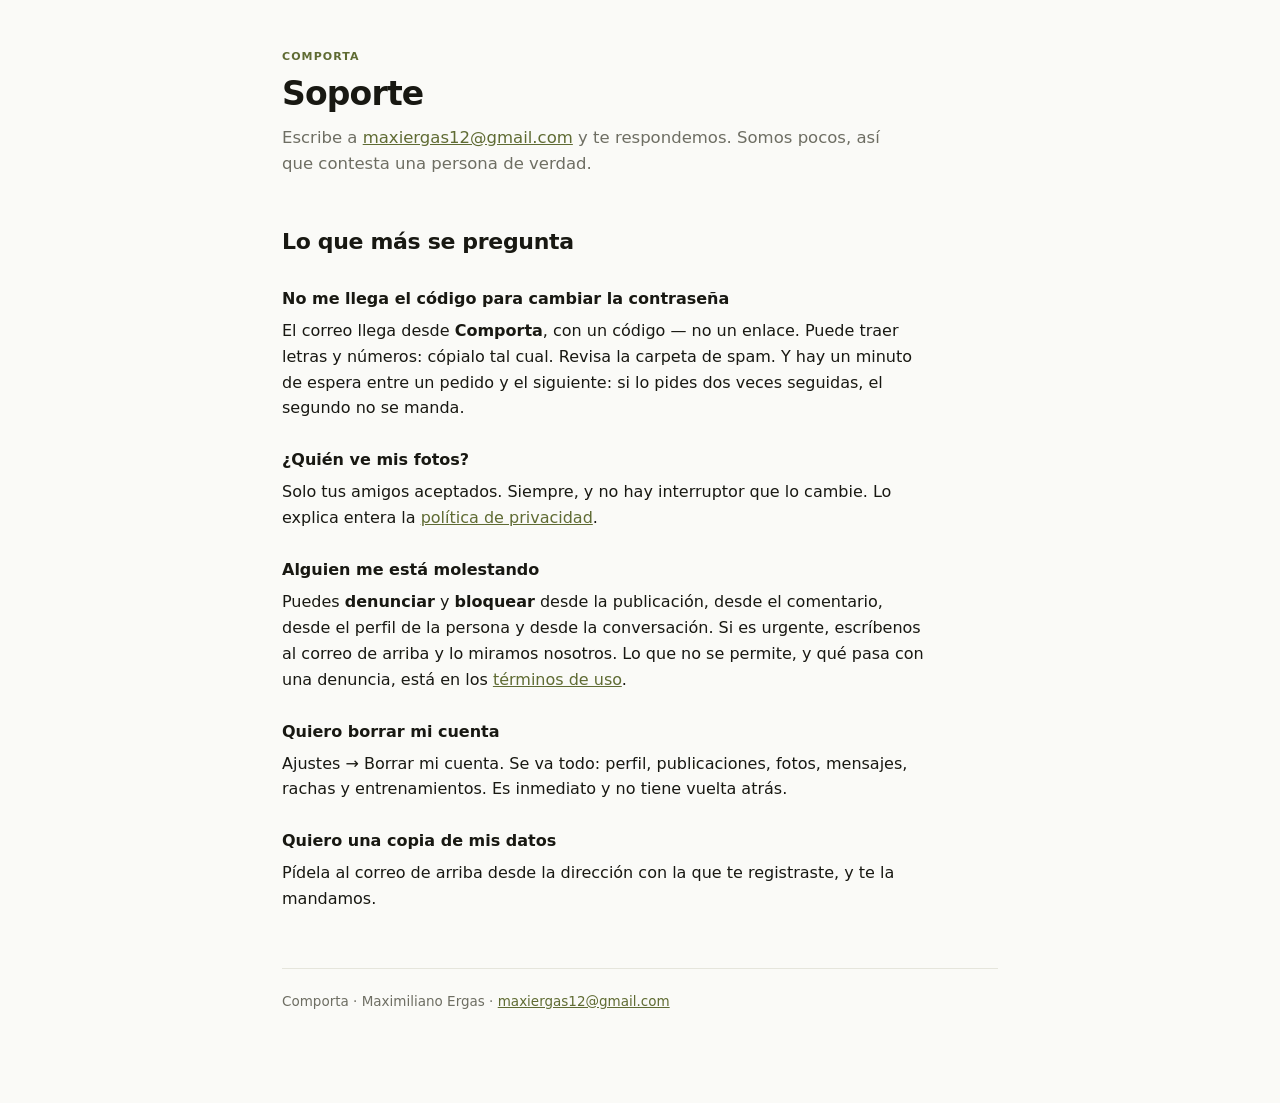
<file: soporte.html>
<!doctype html>
<html lang="es"><head><meta charset="utf-8"><meta name="viewport" content="width=device-width, initial-scale=1">
<title>Comporta · Soporte</title>
<link rel="stylesheet" href="estilo.css">
</head><body>
<div class="wrap">

<div class="eyebrow">Comporta</div>
<h1>Soporte</h1>
<p class="lede">Escribe a <a href="mailto:maxiergas12@gmail.com">maxiergas12@gmail.com</a> y te respondemos. Somos pocos, así que contesta una persona de verdad.</p>

<section>
  <h2>Lo que más se pregunta</h2>

  <h3>No me llega el código para cambiar la contraseña</h3>
  <p>El correo llega desde <strong>Comporta</strong>, con un código — no un enlace. Puede traer letras y números: cópialo tal cual. Revisa la carpeta de spam. Y hay un minuto de espera entre un pedido y el siguiente: si lo pides dos veces seguidas, el segundo no se manda.</p>

  <h3>¿Quién ve mis fotos?</h3>
  <p>Solo tus amigos aceptados. Siempre, y no hay interruptor que lo cambie. Lo explica entera la <a href="privacidad.html">política de privacidad</a>.</p>

  <h3>Alguien me está molestando</h3>
  <p>Puedes <strong>denunciar</strong> y <strong>bloquear</strong> desde la publicación, desde el comentario, desde el perfil de la persona y desde la conversación. Si es urgente, escríbenos al correo de arriba y lo miramos nosotros. Lo que no se permite, y qué pasa con una denuncia, está en los <a href="terminos.html">términos de uso</a>.</p>

  <h3>Quiero borrar mi cuenta</h3>
  <p>Ajustes → Borrar mi cuenta. Se va todo: perfil, publicaciones, fotos, mensajes, rachas y entrenamientos. Es inmediato y no tiene vuelta atrás.</p>

  <h3>Quiero una copia de mis datos</h3>
  <p>Pídela al correo de arriba desde la dirección con la que te registraste, y te la mandamos.</p>
</section>

<footer>
  Comporta · Maximiliano Ergas · <a href="mailto:maxiergas12@gmail.com">maxiergas12@gmail.com</a>
</footer>

</div></body></html>
</file>
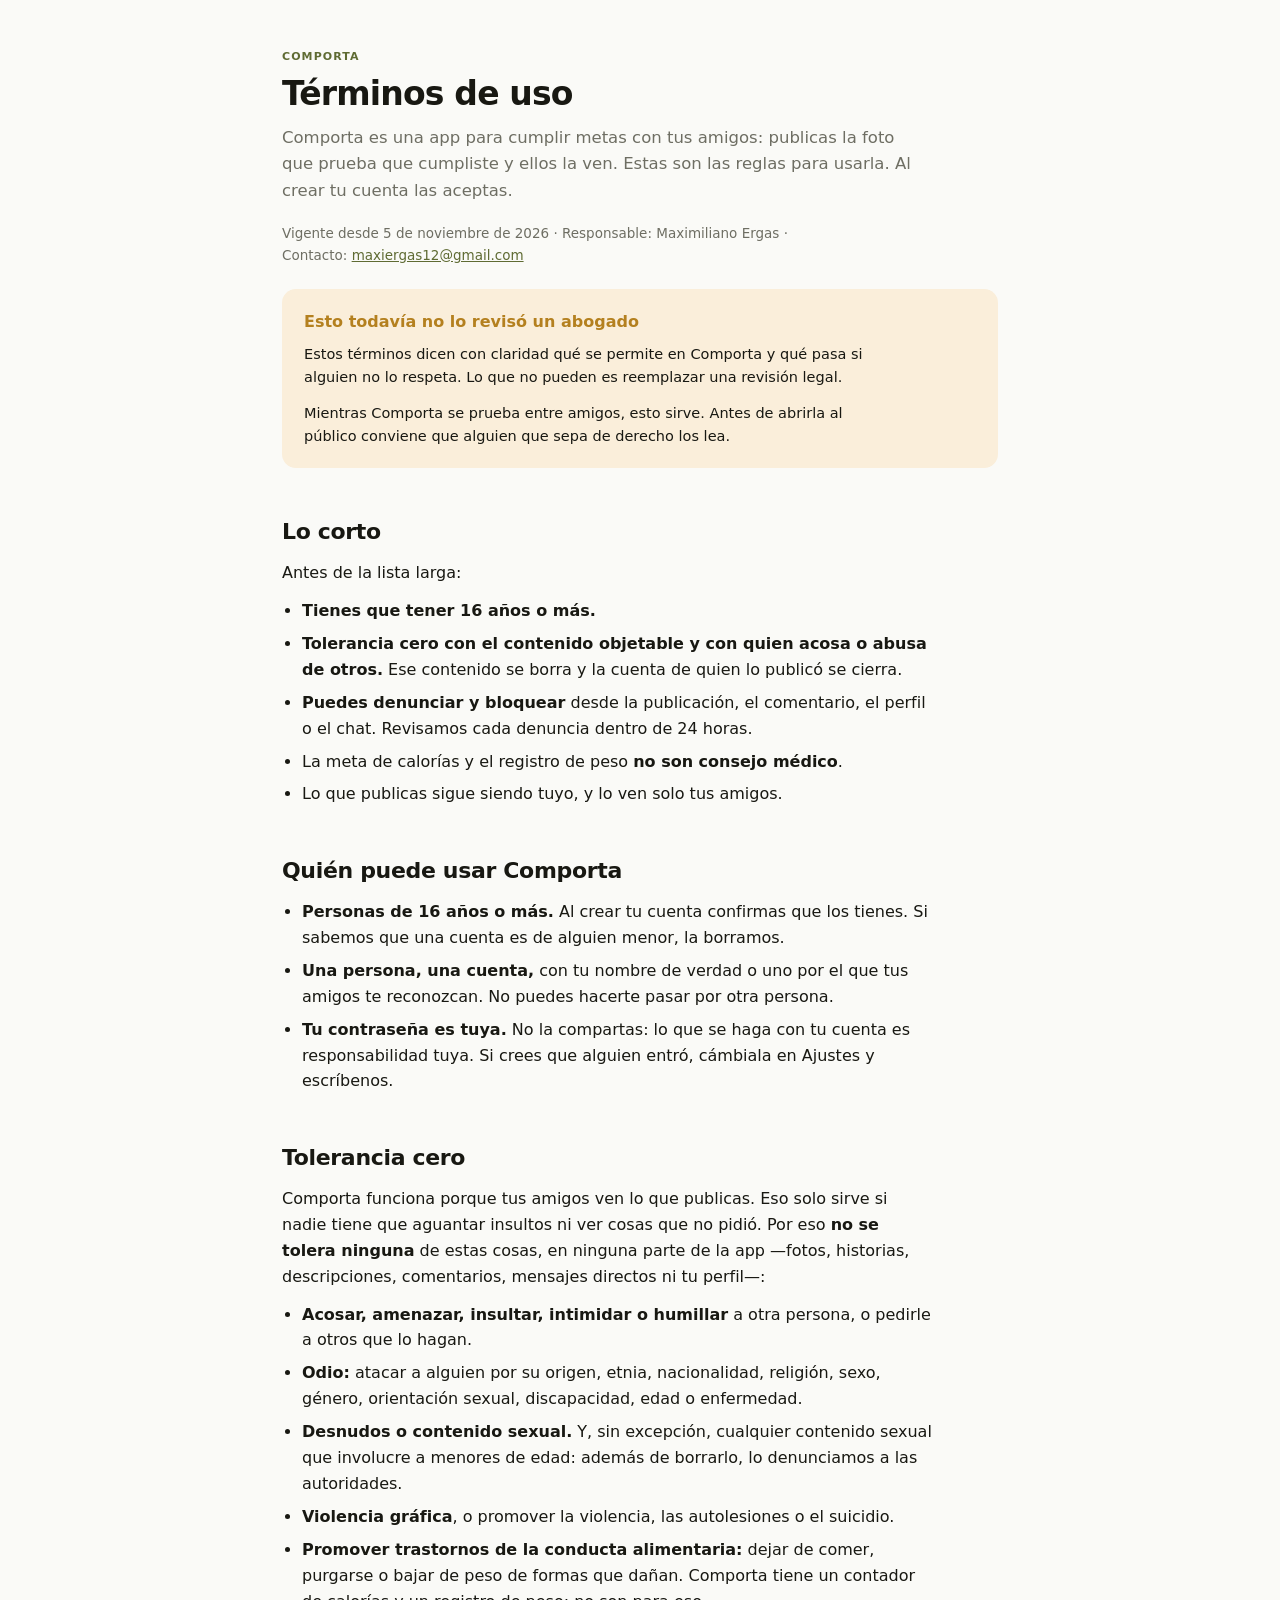
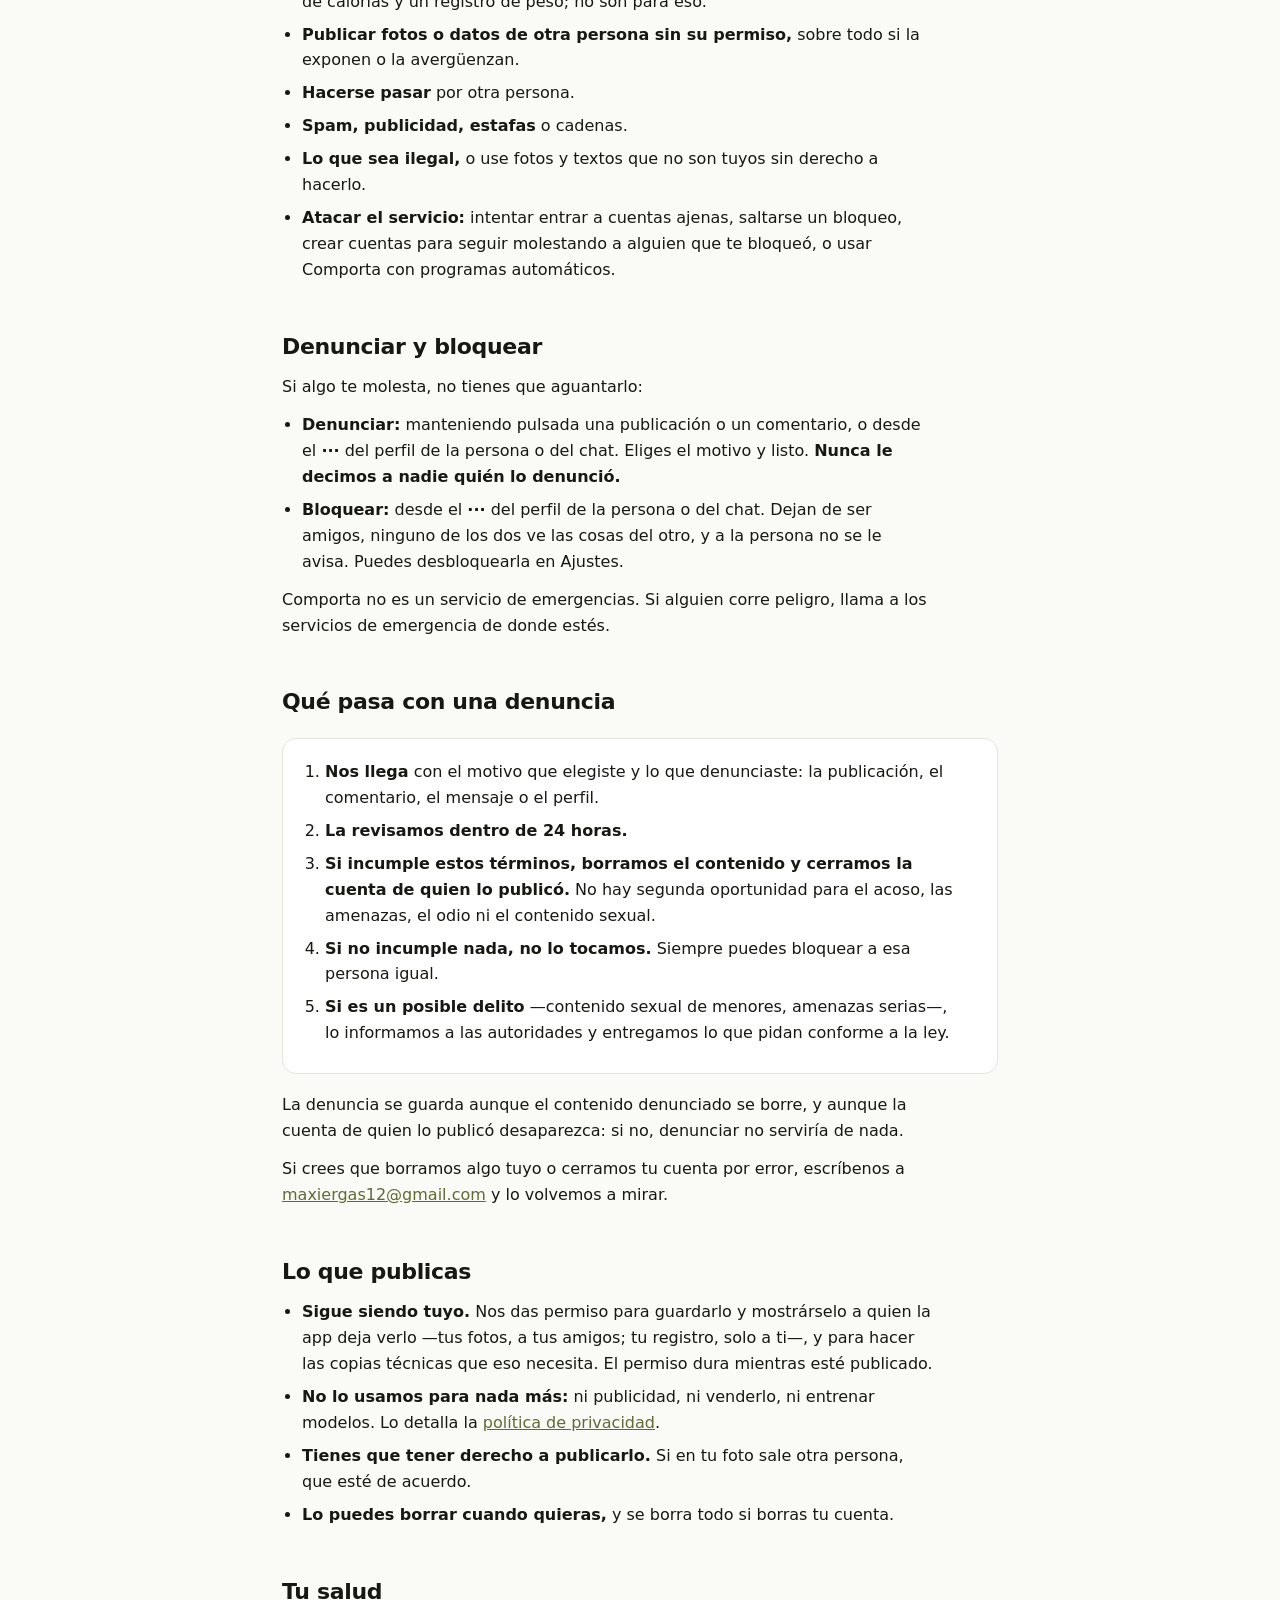
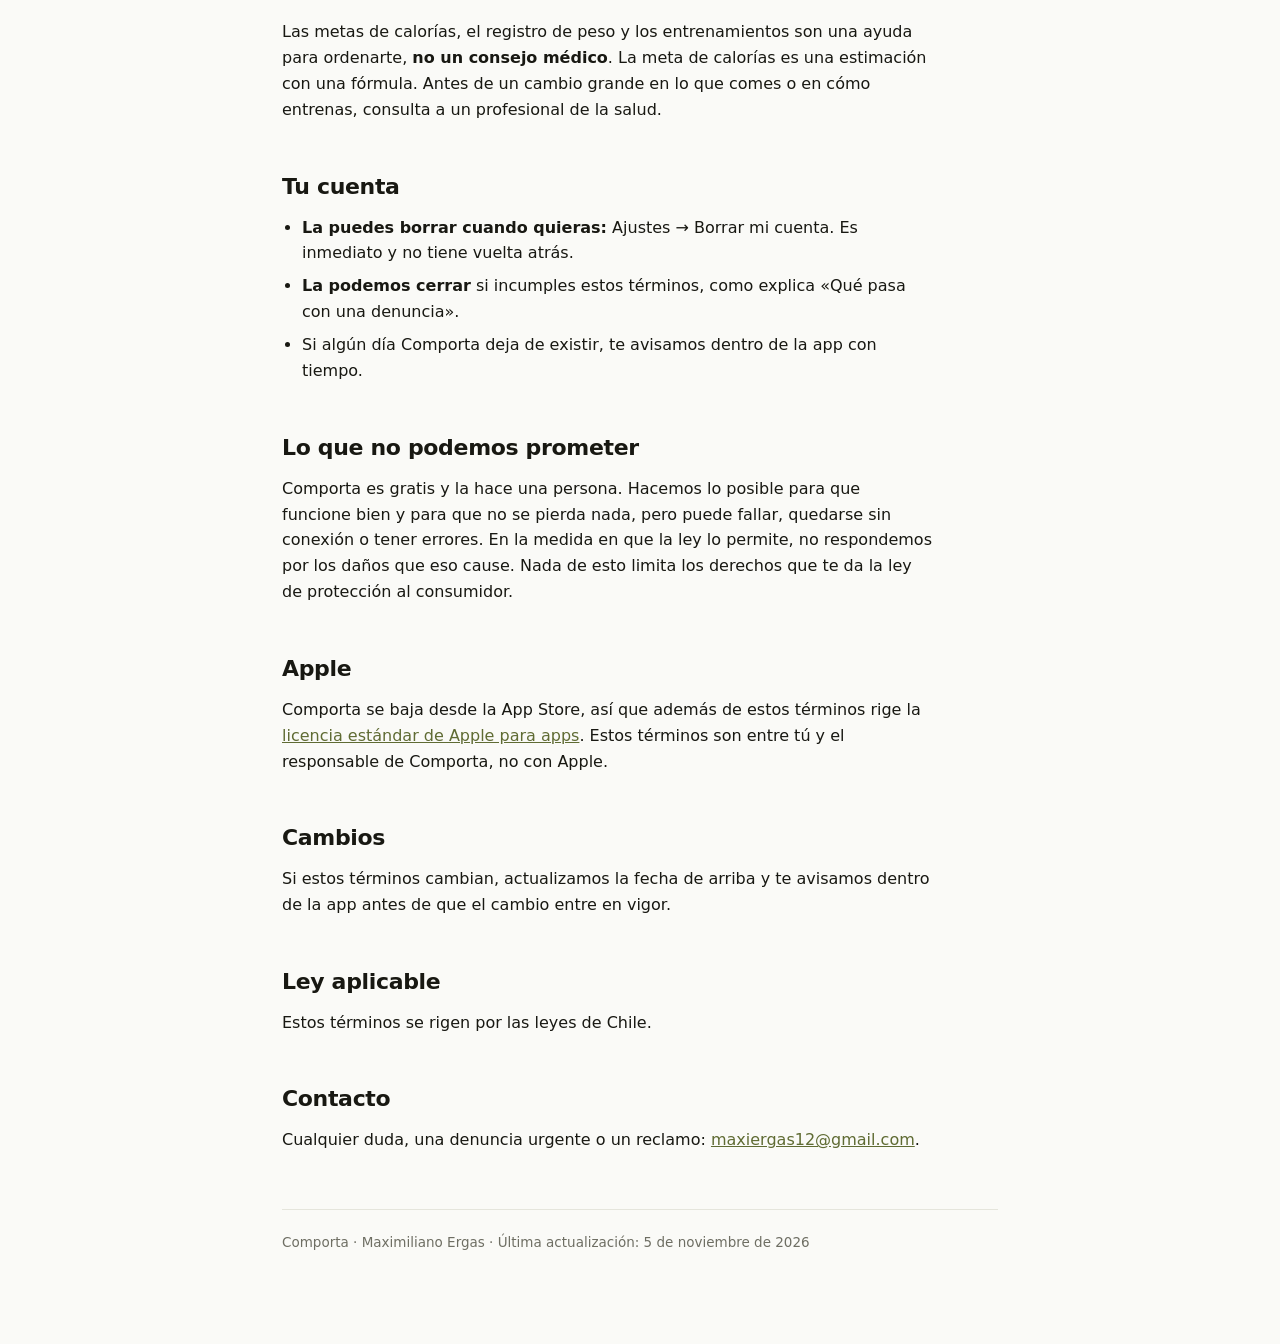
<file: terminos.html>
<!doctype html>
<html lang="es"><head><meta charset="utf-8"><meta name="viewport" content="width=device-width, initial-scale=1">
<title>Comporta · Términos de uso</title>
<link rel="stylesheet" href="estilo.css">
<style>
  ol{margin:0 0 12px;padding-left:20px;max-width:64ch}
  .card ol:last-child{margin-bottom:0}
</style>
</head><body>
<div class="wrap">

<div class="eyebrow">Comporta</div>
<h1>Términos de uso</h1>
<p class="lede">Comporta es una app para cumplir metas con tus amigos: publicas la foto que prueba que cumpliste y ellos la ven. Estas son las reglas para usarla. Al crear tu cuenta las aceptas.</p>
<p class="fecha">Vigente desde 5 de noviembre de 2026 · Responsable: Maximiliano Ergas · Contacto: <a href="mailto:maxiergas12@gmail.com">maxiergas12@gmail.com</a></p>

<div class="falta">
  <h3>Esto todavía no lo revisó un abogado</h3>
  <p>Estos términos dicen con claridad qué se permite en Comporta y qué pasa si alguien no lo respeta. Lo que no pueden es reemplazar una revisión legal.</p>
  <p>Mientras Comporta se prueba entre amigos, esto sirve. Antes de abrirla al público conviene que alguien que sepa de derecho los lea.</p>
</div>

<section>
  <h2>Lo corto</h2>
  <p>Antes de la lista larga:</p>
  <ul>
    <li><strong>Tienes que tener 16 años o más.</strong></li>
    <li><strong>Tolerancia cero con el contenido objetable y con quien acosa o abusa de otros.</strong> Ese contenido se borra y la cuenta de quien lo publicó se cierra.</li>
    <li><strong>Puedes denunciar y bloquear</strong> desde la publicación, el comentario, el perfil o el chat. Revisamos cada denuncia dentro de 24 horas.</li>
    <li>La meta de calorías y el registro de peso <strong>no son consejo médico</strong>.</li>
    <li>Lo que publicas sigue siendo tuyo, y lo ven solo tus amigos.</li>
  </ul>
</section>

<section>
  <h2>Quién puede usar Comporta</h2>
  <ul>
    <li><strong>Personas de 16 años o más.</strong> Al crear tu cuenta confirmas que los tienes. Si sabemos que una cuenta es de alguien menor, la borramos.</li>
    <li><strong>Una persona, una cuenta,</strong> con tu nombre de verdad o uno por el que tus amigos te reconozcan. No puedes hacerte pasar por otra persona.</li>
    <li><strong>Tu contraseña es tuya.</strong> No la compartas: lo que se haga con tu cuenta es responsabilidad tuya. Si crees que alguien entró, cámbiala en Ajustes y escríbenos.</li>
  </ul>
</section>

<section>
  <h2>Tolerancia cero</h2>
  <p>Comporta funciona porque tus amigos ven lo que publicas. Eso solo sirve si nadie tiene que aguantar insultos ni ver cosas que no pidió. Por eso <strong>no se tolera ninguna</strong> de estas cosas, en ninguna parte de la app —fotos, historias, descripciones, comentarios, mensajes directos ni tu perfil—:</p>
  <ul>
    <li><strong>Acosar, amenazar, insultar, intimidar o humillar</strong> a otra persona, o pedirle a otros que lo hagan.</li>
    <li><strong>Odio:</strong> atacar a alguien por su origen, etnia, nacionalidad, religión, sexo, género, orientación sexual, discapacidad, edad o enfermedad.</li>
    <li><strong>Desnudos o contenido sexual.</strong> Y, sin excepción, cualquier contenido sexual que involucre a menores de edad: además de borrarlo, lo denunciamos a las autoridades.</li>
    <li><strong>Violencia gráfica</strong>, o promover la violencia, las autolesiones o el suicidio.</li>
    <li><strong>Promover trastornos de la conducta alimentaria:</strong> dejar de comer, purgarse o bajar de peso de formas que dañan. Comporta tiene un contador de calorías y un registro de peso; no son para eso.</li>
    <li><strong>Publicar fotos o datos de otra persona sin su permiso,</strong> sobre todo si la exponen o la avergüenzan.</li>
    <li><strong>Hacerse pasar</strong> por otra persona.</li>
    <li><strong>Spam, publicidad, estafas</strong> o cadenas.</li>
    <li><strong>Lo que sea ilegal,</strong> o use fotos y textos que no son tuyos sin derecho a hacerlo.</li>
    <li><strong>Atacar el servicio:</strong> intentar entrar a cuentas ajenas, saltarse un bloqueo, crear cuentas para seguir molestando a alguien que te bloqueó, o usar Comporta con programas automáticos.</li>
  </ul>
</section>

<section>
  <h2>Denunciar y bloquear</h2>
  <p>Si algo te molesta, no tienes que aguantarlo:</p>
  <ul>
    <li><strong>Denunciar:</strong> manteniendo pulsada una publicación o un comentario, o desde el <strong>···</strong> del perfil de la persona o del chat. Eliges el motivo y listo. <strong>Nunca le decimos a nadie quién lo denunció.</strong></li>
    <li><strong>Bloquear:</strong> desde el <strong>···</strong> del perfil de la persona o del chat. Dejan de ser amigos, ninguno de los dos ve las cosas del otro, y a la persona no se le avisa. Puedes desbloquearla en Ajustes.</li>
  </ul>
  <p>Comporta no es un servicio de emergencias. Si alguien corre peligro, llama a los servicios de emergencia de donde estés.</p>
</section>

<section>
  <h2>Qué pasa con una denuncia</h2>
  <div class="card">
    <ol>
      <li><strong>Nos llega</strong> con el motivo que elegiste y lo que denunciaste: la publicación, el comentario, el mensaje o el perfil.</li>
      <li><strong>La revisamos dentro de 24 horas.</strong></li>
      <li><strong>Si incumple estos términos, borramos el contenido y cerramos la cuenta de quien lo publicó.</strong> No hay segunda oportunidad para el acoso, las amenazas, el odio ni el contenido sexual.</li>
      <li><strong>Si no incumple nada, no lo tocamos.</strong> Siempre puedes bloquear a esa persona igual.</li>
      <li><strong>Si es un posible delito</strong> —contenido sexual de menores, amenazas serias—, lo informamos a las autoridades y entregamos lo que pidan conforme a la ley.</li>
    </ol>
  </div>
  <p>La denuncia se guarda aunque el contenido denunciado se borre, y aunque la cuenta de quien lo publicó desaparezca: si no, denunciar no serviría de nada.</p>
  <p>Si crees que borramos algo tuyo o cerramos tu cuenta por error, escríbenos a <a href="mailto:maxiergas12@gmail.com">maxiergas12@gmail.com</a> y lo volvemos a mirar.</p>
</section>

<section>
  <h2>Lo que publicas</h2>
  <ul>
    <li><strong>Sigue siendo tuyo.</strong> Nos das permiso para guardarlo y mostrárselo a quien la app deja verlo —tus fotos, a tus amigos; tu registro, solo a ti—, y para hacer las copias técnicas que eso necesita. El permiso dura mientras esté publicado.</li>
    <li><strong>No lo usamos para nada más:</strong> ni publicidad, ni venderlo, ni entrenar modelos. Lo detalla la <a href="privacidad.html">política de privacidad</a>.</li>
    <li><strong>Tienes que tener derecho a publicarlo.</strong> Si en tu foto sale otra persona, que esté de acuerdo.</li>
    <li><strong>Lo puedes borrar cuando quieras,</strong> y se borra todo si borras tu cuenta.</li>
  </ul>
</section>

<section>
  <h2>Tu salud</h2>
  <p>Las metas de calorías, el registro de peso y los entrenamientos son una ayuda para ordenarte, <strong>no un consejo médico</strong>. La meta de calorías es una estimación con una fórmula. Antes de un cambio grande en lo que comes o en cómo entrenas, consulta a un profesional de la salud.</p>
</section>

<section>
  <h2>Tu cuenta</h2>
  <ul>
    <li><strong>La puedes borrar cuando quieras:</strong> Ajustes → Borrar mi cuenta. Es inmediato y no tiene vuelta atrás.</li>
    <li><strong>La podemos cerrar</strong> si incumples estos términos, como explica «Qué pasa con una denuncia».</li>
    <li>Si algún día Comporta deja de existir, te avisamos dentro de la app con tiempo.</li>
  </ul>
</section>

<section>
  <h2>Lo que no podemos prometer</h2>
  <p>Comporta es gratis y la hace una persona. Hacemos lo posible para que funcione bien y para que no se pierda nada, pero puede fallar, quedarse sin conexión o tener errores. En la medida en que la ley lo permite, no respondemos por los daños que eso cause. Nada de esto limita los derechos que te da la ley de protección al consumidor.</p>
</section>

<section>
  <h2>Apple</h2>
  <p>Comporta se baja desde la App Store, así que además de estos términos rige la <a href="https://www.apple.com/legal/internet-services/itunes/dev/stdeula/">licencia estándar de Apple para apps</a>. Estos términos son entre tú y el responsable de Comporta, no con Apple.</p>
</section>

<section>
  <h2>Cambios</h2>
  <p>Si estos términos cambian, actualizamos la fecha de arriba y te avisamos dentro de la app antes de que el cambio entre en vigor.</p>
</section>

<section>
  <h2>Ley aplicable</h2>
  <p>Estos términos se rigen por las leyes de Chile.</p>
</section>

<section>
  <h2>Contacto</h2>
  <p>Cualquier duda, una denuncia urgente o un reclamo: <a href="mailto:maxiergas12@gmail.com">maxiergas12@gmail.com</a>.</p>
</section>

<footer>
  Comporta · Maximiliano Ergas · Última actualización: 5 de noviembre de 2026
</footer>

</div></body></html>
</file>
<file: portada.css>
/* La portada. Las demás páginas siguen con estilo.css.
   Los colores son los de DesignSystem.swift en modo oscuro: la portada se ve como la app. */

:root{
  --fondo:#0E0E0D;          /* comportaBackground, oscuro */
  --tinta:#181812;          /* comportaInk */
  --superficie:#1C1C1A;     /* comportaChip, oscuro */
  --superficie-alta:#24241F;
  --oliva:#A8B56B;          /* comportaPrimary, oscuro */
  --oliva-hondo:#5F6B33;    /* el oliva de la marca: el umbral */
  --oliva-tenue:#2A2F1A;    /* comportaPrimaryLight, oscuro */
  --oliva-claro:#C6D08C;    /* comportaPrimaryDark, oscuro */
  --crema:#EEF0E0;
  --ambar:#E0A857;          /* comportaWarning, oscuro */
  --texto:#F2F2EC;
  --texto-2:#A1A19B;        /* comportaTextSecondary, oscuro */
  --texto-3:#8C8C86;
  --filete:rgba(255,255,255,.09);
  --filete-fuerte:rgba(255,255,255,.16);

  --sans:-apple-system,BlinkMacSystemFont,"SF Pro Display","SF Pro Text","Helvetica Neue",system-ui,"Segoe UI",Roboto,sans-serif;
  --serif:ui-serif,"New York",Georgia,"Times New Roman",serif;

  --ancho:1180px;
  --margen:clamp(20px,5vw,48px);
  --suave:cubic-bezier(.22,1,.36,1);
}

*,*::before,*::after{box-sizing:border-box}
html{scroll-behavior:smooth;-webkit-text-size-adjust:100%}
body{
  margin:0;background:var(--fondo);color:var(--texto);
  font:400 18px/1.55 var(--sans);letter-spacing:-.011em;
  -webkit-font-smoothing:antialiased;-moz-osx-font-smoothing:grayscale;
  overflow-x:hidden;
}
/* Grano fino sobre todo: le quita a la pantalla el negro plano de un fondo digital. */
body::after{
  content:"";position:fixed;inset:0;pointer-events:none;z-index:50;opacity:.05;
  background-image:url("data:image/svg+xml,%3Csvg xmlns='http://www.w3.org/2000/svg' width='160' height='160'%3E%3Cfilter id='g'%3E%3CfeTurbulence type='fractalNoise' baseFrequency='.9' numOctaves='2' stitchTiles='stitch'/%3E%3C/filter%3E%3Crect width='100%25' height='100%25' filter='url(%23g)'/%3E%3C/svg%3E");
}
img{display:block;max-width:100%}
a{color:inherit}
:focus-visible{outline:2px solid var(--oliva);outline-offset:4px;border-radius:8px}
::selection{background:var(--oliva);color:var(--tinta)}

/* ---------- Barra ---------- */

.barra{
  position:sticky;top:0;z-index:20;
  background:rgba(14,14,13,.72);
  -webkit-backdrop-filter:saturate(1.4) blur(18px);backdrop-filter:saturate(1.4) blur(18px);
  border-bottom:1px solid var(--filete);
}
/* Los saltos a una sección quedan bajo la barra, no tapados por ella. */
section[id]{scroll-margin-top:64px}
.barra-dentro{
  max-width:var(--ancho);margin:0 auto;padding:0 var(--margen);
  height:64px;display:flex;align-items:center;justify-content:space-between;gap:24px;
}
.marca{display:inline-flex;align-items:center;gap:10px;text-decoration:none;color:var(--crema)}
.marca-porton{width:34px;height:auto;overflow:visible}
.marca-palabra{font:600 23px/1 var(--serif);letter-spacing:-.01em}
.barra-nav{display:flex;gap:28px}
.barra-nav a{
  font-size:15px;color:var(--texto-2);text-decoration:none;
  transition:color .2s ease;
}
.barra-nav a:hover{color:var(--texto)}

/* ---------- Héroe ---------- */

.heroe{
  position:relative;
  max-width:var(--ancho);margin:0 auto;padding:clamp(48px,8vh,96px) var(--margen) clamp(64px,10vh,120px);
  display:grid;grid-template-columns:minmax(0,1.15fr) minmax(0,.85fr);
  align-items:center;gap:clamp(32px,5vw,80px);
  min-height:min(calc(100svh - 64px),920px);
}
/* El halo oliva detrás del teléfono. */
.heroe::before{
  content:"";position:absolute;z-index:-1;pointer-events:none;
  width:900px;height:900px;right:-260px;top:50%;transform:translateY(-50%);
  background:radial-gradient(closest-side,rgba(168,181,107,.16),rgba(168,181,107,.05) 55%,transparent);
}
.heroe-titulo{
  margin:0;font-weight:700;
  font-size:clamp(68px,10.4vw,152px);line-height:.9;letter-spacing:-.058em;
  color:var(--texto);
}
.heroe-bajada{
  margin:clamp(24px,3vw,36px) 0 0;max-width:30ch;
  font-size:clamp(19px,1.7vw,23px);line-height:1.45;letter-spacing:-.016em;color:var(--texto-2);
}
.acciones{display:flex;flex-wrap:wrap;align-items:center;gap:14px 28px;margin-top:clamp(28px,3.5vw,44px)}
.nota{margin:18px 0 0;font-size:14px;color:var(--texto-3)}

.tienda{
  display:inline-flex;flex-direction:column;justify-content:center;
  min-height:58px;padding:9px 26px 10px;border-radius:999px;
  border:1px solid var(--filete-fuerte);background:rgba(255,255,255,.03);
  color:var(--crema);text-decoration:none;line-height:1.1;
}
.tienda-arriba{font-size:12px;color:var(--texto-2);letter-spacing:0}
.tienda-abajo{font-size:21px;font-weight:600;letter-spacing:-.02em}
.tienda[aria-disabled="true"]{cursor:default}
/* Con la dirección de la tienda puesta, deja de ser un aviso y pasa a ser el botón principal. */
.tienda.lista{background:var(--oliva);border-color:var(--oliva);color:var(--tinta);transition:transform .2s var(--suave),background .2s ease}
.tienda.lista .tienda-arriba{color:rgba(24,24,18,.7)}
.tienda.lista:hover{background:var(--oliva-claro)}
.tienda.lista:active{transform:scale(.97)}

.enlace{
  font-size:17px;font-weight:500;color:var(--oliva);
  text-decoration:underline;text-decoration-color:rgba(168,181,107,.35);text-underline-offset:6px;
  transition:text-decoration-color .2s ease;
}
.enlace:hover{text-decoration-color:var(--oliva)}

.heroe-texto > *{animation:entra 1s var(--suave) both}
.heroe-bajada{animation-delay:.08s}
.acciones{animation-delay:.16s}
.nota{animation-delay:.22s}
.heroe-telefono{display:flex;justify-content:center;animation:sube 1.2s var(--suave) .15s both}
@keyframes entra{from{opacity:0;transform:translateY(18px)}}
@keyframes sube{from{opacity:0;transform:translateY(48px) scale(.97)}}

/* ---------- El teléfono ---------- */

.telefono{
  --tw:320px;
  position:relative;width:var(--tw);aspect-ratio:9/19.3;flex:none;
  padding:11px;border-radius:56px;
  background:linear-gradient(145deg,#3a3a34,#1b1b18 38%,#2c2c27 70%,#121210);
  box-shadow:
    inset 0 0 0 1px rgba(255,255,255,.14),
    inset 0 0 0 3px #0a0a09,
    0 50px 100px -30px rgba(0,0,0,.9),
    0 30px 120px -40px rgba(168,181,107,.35);
  /* --rx y --ry los mueve el puntero (portada.js); sin puntero fino quedan en cero. */
  transform:perspective(1400px) rotateX(var(--rx,0deg)) rotateY(var(--ry,0deg)) rotate(-2deg);
  transition:transform .7s var(--suave);
}
.pantalla{
  position:relative;height:100%;overflow:hidden;
  border-radius:45px;background:var(--fondo);
  font-size:calc(var(--tw) / 31);line-height:1.3;letter-spacing:-.01em;
  padding:0 1.15em;color:var(--texto);
}
.p-estado{
  display:flex;align-items:center;justify-content:space-between;
  height:4.4em;padding:0 1.2em 0 1.6em;font-size:1.25em;font-weight:600;letter-spacing:0;
}
.p-estado > span:first-child{font-size:.95em}
.p-isla{position:absolute;left:50%;top:.85em;transform:translateX(-50%);width:7.6em;height:2.25em;border-radius:2em;background:#000}
.p-iconos{display:flex;gap:.4em;align-items:center}
.p-iconos svg{height:.75em;width:auto;fill:currentColor}
.p-iconos svg + svg{height:.85em}

.p-cabecera{display:flex;align-items:center;justify-content:space-between;margin:.2em 0 1em;font-size:1.3em}
.p-cabecera b{font-weight:600}
.p-cabecera-lado{color:var(--oliva);min-width:3.2em}
.p-mas{text-align:right;font-size:1.5em;line-height:1}

.p-tarjeta{
  background:var(--superficie);border:1px solid var(--filete);border-radius:1.7em;
  padding:1.15em 1.2em;margin-bottom:.95em;
}
.p-oli{display:flex;align-items:center;gap:1em;padding:.8em 1.1em}
.p-oli img{width:4.8em;height:4.8em;object-fit:contain;flex:none}
.p-oli b{display:block;font-size:1.25em;font-weight:600;color:var(--oliva-claro)}
.p-oli span{display:block;font-size:1em;color:var(--texto-2);margin-top:.15em}
.p-progreso{display:block;height:.42em;border-radius:1em;background:var(--oliva-tenue);margin-top:.65em;overflow:hidden}
.p-progreso i{display:block;height:100%;width:22%;border-radius:inherit;background:var(--oliva)}

.p-racha-cabeza{display:flex;align-items:center;gap:.55em}
.p-icono{width:1.7em;height:1.7em;color:var(--texto)}
.p-racha-cabeza b{font-size:1.45em;font-weight:600;flex:1}
.p-punto{display:inline-flex;align-items:center;gap:.45em;font-size:1.05em;font-weight:600;color:var(--ambar);transition:color .4s ease}
.p-punto::before{content:"";width:.6em;height:.6em;border-radius:50%;background:currentColor}
.p-punto-listo{color:var(--oliva)}

.p-racha-cuerpo{display:flex;align-items:flex-end;justify-content:space-between;margin:.7em 0 .9em}
.p-cifra{display:flex;align-items:baseline;gap:.25em;font-variant-numeric:tabular-nums}
.p-cifra > span{font-size:4.6em;font-weight:700;line-height:1;letter-spacing:-.04em}
.p-cifra small{font-size:1.45em;color:var(--texto-2)}
.p-cifra-ventana{display:inline-block;height:1em;overflow:hidden}
.p-cifra-rollo{display:flex;flex-direction:column;transition:transform .7s var(--suave)}
.p-cifra-rollo span{height:1em}
.p-semana{width:12.6em;height:auto;overflow:visible}
.p-palotes line,.palotes-grandes line,.cinco line{stroke:var(--oliva);stroke-width:3.2;stroke-linecap:round}
.p-hoy-pendiente{stroke-dasharray:3 4.6}
.p-palotes .p-hoy-pendiente{stroke:var(--oliva-hondo)}
.p-hoy{stroke-dasharray:1;stroke-dashoffset:1;transition:stroke-dashoffset .6s var(--suave)}
.p-dias text{font:600 8.5px var(--sans);fill:var(--texto-3);text-anchor:middle}
.p-dias .p-dia-hoy{fill:var(--texto)}

.p-datos{display:grid;grid-template-columns:repeat(3,1fr);gap:.5em;border-top:1px solid var(--filete);padding-top:.85em}
.p-datos small{display:block;font-size:.95em;color:var(--texto-2)}
.p-datos b{display:block;font-size:1.2em;font-weight:600;margin-top:.15em;white-space:nowrap}
.p-boton{
  display:flex;align-items:center;justify-content:center;gap:.4em;
  height:3.5em;margin-top:1em;border-radius:3em;
  background:var(--oliva);color:var(--tinta);font-size:1.25em;font-weight:600;
  transition:transform .25s var(--suave),background .4s ease,color .4s ease;
}
.p-boton svg{width:1.1em;height:1.1em}

.p-resumen{display:block;font-size:1.35em;font-weight:600;margin:1.3em 0 .6em .2em}
.p-grafico small{font-size:1em;color:var(--texto-2)}
.p-barras{display:flex;align-items:flex-end;gap:.45em;height:6em;margin-top:.8em}
.p-barras i{flex:1;height:var(--h);border-radius:.3em;background:var(--oliva);opacity:.85}
.p-barras i:last-child{opacity:.45}

/* Los dos estados de un mismo texto: antes y después de publicar. */
.despues{display:none}
.cumplido .antes{display:none}
.cumplido .despues{display:inline-flex;align-items:center;gap:.35em}

.p-aviso{
  position:absolute;z-index:3;left:.7em;right:.7em;top:.7em;
  display:flex;align-items:center;gap:.8em;padding:.85em 1em;border-radius:1.8em;
  background:rgba(48,48,43,.82);
  -webkit-backdrop-filter:blur(20px) saturate(1.5);backdrop-filter:blur(20px) saturate(1.5);
  box-shadow:0 1em 3em rgba(0,0,0,.45),inset 0 0 0 1px rgba(255,255,255,.08);
  transform:translateY(-140%);opacity:0;
  transition:transform .8s var(--suave),opacity .5s ease;
}
.p-aviso img{width:3.1em;height:3.1em;border-radius:.75em;flex:none}
.p-aviso div{flex:1;min-width:0}
.p-aviso b{display:block;font-size:1.1em;font-weight:600}
.p-aviso span{display:block;font-size:1.02em;color:var(--texto-2)}
.p-aviso-hora{align-self:flex-start;font-size:.9em!important;color:var(--texto-3)!important}

/* La secuencia: se presiona el botón, se marca el palote del viernes, la cifra sube y llega el aplauso. */
.presiona .p-boton{transform:scale(.95)}
.cumplido .p-hoy{stroke-dashoffset:0}
.cumplido .p-cifra-rollo{transform:translateY(-1em)}
.cumplido .p-racha .p-punto{color:var(--oliva)}
.cumplido .p-racha .p-boton{background:var(--oliva-tenue);color:var(--oliva-claro)}
.avisado .p-aviso{transform:none;opacity:1}

/* ---------- Secciones ---------- */

.seccion{max-width:var(--ancho);margin:0 auto;padding:clamp(88px,12vw,160px) var(--margen) 0}
.titulo{
  margin:0;font-weight:700;
  font-size:clamp(42px,6vw,80px);line-height:.98;letter-spacing:-.05em;
}
.parrafo{margin:24px 0 0;max-width:34ch;font-size:clamp(19px,1.6vw,22px);line-height:1.45;color:var(--texto-2);letter-spacing:-.016em}

/* Así funciona: tres pasos sobre el umbral, la línea que en el logo cruza completa. */
.pasos{
  --g:clamp(24px,3vw,48px);
  list-style:none;margin:clamp(48px,6vw,80px) 0 0;padding:0;
  display:grid;grid-template-columns:repeat(3,minmax(0,1fr));gap:var(--g);
  position:relative;
}
/* Une el centro del primer número con el del tercero. */
.pasos::before{
  content:"";position:absolute;height:1px;
  top:calc(290px + 32px + 17px);left:17px;
  width:calc((100% - 2 * var(--g)) * 2 / 3 + 2 * var(--g));
  background:var(--oliva-hondo);
}
.paso{display:flex;flex-direction:column}
.paso-visual{
  height:290px;display:flex;align-items:center;justify-content:center;
  border-radius:28px;background:linear-gradient(180deg,var(--superficie),rgba(28,28,26,.4));
  border:1px solid var(--filete);overflow:hidden;
}
.paso-n{
  display:flex;align-items:center;justify-content:center;
  width:34px;height:34px;margin:32px 0 18px;border-radius:50%;
  border:1px solid var(--oliva-hondo);color:var(--oliva);font-size:15px;font-weight:600;
  background:var(--fondo);position:relative;z-index:1;
}
.paso h3{margin:0;font-size:24px;font-weight:600;letter-spacing:-.025em;line-height:1.2}
.paso p{margin:10px 0 0;max-width:30ch;color:var(--texto-2);font-size:17px}

.metas{display:grid;grid-template-columns:repeat(2,minmax(0,1fr));gap:10px;width:82%}
.meta{
  position:relative;display:flex;align-items:flex-end;height:78px;padding:12px 14px;
  border-radius:18px;background:rgba(255,255,255,.04);border:1px solid var(--filete);
  font-size:14.5px;font-weight:600;color:var(--texto);
}
.meta i{position:absolute;right:12px;top:12px;width:20px;height:20px;border-radius:50%;border:1.5px solid var(--texto-3)}
.meta-elegida{background:var(--oliva-tenue);border-color:var(--oliva);color:var(--oliva-claro)}
.meta-elegida i{border:none;background:var(--oliva);color:var(--tinta);display:flex;align-items:center;justify-content:center}
.meta-elegida i svg{width:14px;height:14px}

.foto{margin:0;width:min(58%,196px);background:var(--fondo);border-radius:20px;overflow:hidden;border:1px solid var(--filete);box-shadow:0 20px 50px -20px rgba(0,0,0,.8);transform:rotate(2.5deg)}
.foto-quien{display:flex;align-items:center;gap:8px;padding:10px 12px;font-size:13px}
.foto-quien b{font-weight:600}
.foto-quien span:last-child{color:var(--texto-3)}
.foto-imagen{
  position:relative;aspect-ratio:1/1;
  background:
    radial-gradient(60% 60% at 70% 20%,rgba(224,168,87,.35),transparent 70%),
    radial-gradient(70% 70% at 20% 90%,rgba(95,107,51,.75),transparent 70%),
    linear-gradient(160deg,#4a5228,#2a2f1a);
}
.foto-imagen img{position:absolute;inset:12% 14% 4%;width:72%;height:84%;object-fit:contain;filter:drop-shadow(0 12px 18px rgba(0,0,0,.35))}
.foto-dia{position:absolute;left:10px;bottom:10px;padding:4px 10px;border-radius:999px;background:rgba(14,14,13,.6);-webkit-backdrop-filter:blur(8px);backdrop-filter:blur(8px);font-size:12px;font-weight:600}
.foto-pie{display:flex;align-items:center;gap:8px;padding:9px 12px;font-size:12px;color:var(--texto-2);white-space:nowrap}
.foto-aplauso{font-weight:600;color:var(--texto)}
/* El aplauso en gris: el emoji amarillo rompía la paleta. */
.foto-aplauso,.aplausos{filter:grayscale(1)}

/* Publicación e historia: la historia vertical asoma detrás de la foto cuadrada. */
.fotos{position:relative;display:flex;align-items:center;justify-content:center;width:100%;height:100%}
.fotos .foto{position:relative;z-index:1;width:min(50%,172px);margin-left:84px}
.historia{
  position:absolute;left:calc(50% - 144px);top:50%;width:108px;aspect-ratio:9/16;
  transform:translateY(-50%) rotate(-6deg);border-radius:16px;overflow:hidden;
  border:1px solid var(--filete);box-shadow:0 20px 50px -20px rgba(0,0,0,.8);
  background:
    radial-gradient(70% 45% at 35% 30%,rgba(238,240,224,.16),transparent 70%),
    linear-gradient(170deg,#4F6B78,#26343A);
}
.historia-barras{display:flex;gap:3px;padding:8px 8px 0}
.historia-barras i{flex:1;height:2px;border-radius:2px;background:rgba(255,255,255,.35)}
.historia-barras .vista{background:#fff}
.historia-quien{display:flex;align-items:center;gap:6px;padding:7px 8px;font-size:10.5px}
.historia-quien .mono{width:20px;height:20px;font-size:8px}
.historia-quien b{font-weight:600}
.historia-meta{
  position:absolute;left:50%;bottom:20%;transform:translateX(-50%);
  padding:4px 10px;border-radius:999px;background:rgba(14,14,13,.45);
  font-size:11px;font-weight:600;white-space:nowrap;
}

.semana-falla{display:flex;flex-direction:column;align-items:center;gap:6px}
.semana-grande{width:230px;height:auto;overflow:visible}
.semana-grande .p-dias text{font-size:8px}
.semana-grande .dia-falla{fill:var(--ambar)}
.hueco{fill:var(--texto-3)}
.semana-falla img{width:120px;height:120px;object-fit:contain;margin-top:-4px}

.mono{
  display:inline-flex;align-items:center;justify-content:center;flex:none;
  width:28px;height:28px;border-radius:50%;
  font-size:11px;font-weight:600;color:#fff;letter-spacing:0;
}
/* Los monogramas de la app: degradé de tono medio, familia tierra. */
.mono-pizarra{background:linear-gradient(#6A8794,#4F6B78)}
.mono-terracota{background:linear-gradient(#B26E4E,#9A5536)}
.mono-musgo{background:linear-gradient(#718968,#576F4E)}
.mono-ocre{background:linear-gradient(#A07A3F,#886227)}

/* Amigos */
.amigos{display:grid;grid-template-columns:minmax(0,1fr) minmax(0,1fr);gap:clamp(40px,6vw,96px);align-items:center}
.cinco{display:flex;align-items:center;gap:18px;margin-top:40px}
.cinco svg{width:96px;height:auto;flex:none}
.cinco p{margin:0;font-size:17px;color:var(--texto);max-width:22ch}
.actividad{
  list-style:none;margin:0;padding:8px 0;border-radius:28px;
  background:linear-gradient(180deg,var(--superficie),rgba(28,28,26,.5));border:1px solid var(--filete);
}
.actividad li{display:flex;align-items:center;gap:14px;padding:16px 24px}
.actividad li + li{border-top:1px solid var(--filete)}
.actividad .mono{width:44px;height:44px;font-size:15px}
.actividad div{flex:1;min-width:0}
.actividad b{display:block;font-size:16.5px;font-weight:600}
.actividad div span{display:block;font-size:15px;color:var(--texto-2)}
.actividad time{font-size:13.5px;color:var(--texto-3);white-space:nowrap}
/* La racha de cada uno, con el punto de la app: oliva desde 7 días, ámbar antes. */
.dias{display:inline-flex;align-items:center;gap:6px;font-size:14px;font-weight:600;font-variant-numeric:tabular-nums;white-space:nowrap}
.dias::before{content:"";width:7px;height:7px;border-radius:50%;background:var(--oliva)}
.dias-corta::before{background:var(--ambar)}
.aplausos{
  font-size:13.5px;font-weight:600;padding:6px 11px;border-radius:999px;
  background:rgba(255,255,255,.05);border:1px solid var(--filete);white-space:nowrap;
}

/* Registro y cuerpo: el texto a un lado y la pantalla de la app al otro, como Amigos. */
.registro,.cuerpo{display:grid;grid-template-columns:minmax(0,1fr) minmax(0,1fr);gap:clamp(40px,6vw,96px);align-items:center}
.cuerpo-visual{order:-1}
.remate{margin:28px 0 0;max-width:30ch;font-size:clamp(19px,1.6vw,22px);font-weight:600;line-height:1.35;letter-spacing:-.016em;color:var(--texto)}

/* El entrenamiento: las tarjetas de Rutina, con la vez pasada en cada ejercicio. */
.entreno{
  padding:20px;border-radius:28px;
  background:linear-gradient(180deg,var(--superficie),rgba(28,28,26,.5));border:1px solid var(--filete);
}
.entreno-cabeza{display:flex;align-items:baseline;justify-content:space-between;padding:4px 6px 16px}
.entreno-cabeza b{font-size:22px;font-weight:700;letter-spacing:-.025em}
.entreno-cabeza span{font-size:14px;color:var(--texto-3)}
.ejercicio{padding:18px 18px 16px;border-radius:22px;background:var(--superficie-alta);border:1px solid var(--filete)}
.ejercicio + .ejercicio{margin-top:12px}
.ejercicio-siguiente{opacity:.5}
.ej-titulo{display:flex;align-items:center;justify-content:space-between;gap:12px}
.ej-titulo b{font-size:18px;font-weight:600;letter-spacing:-.02em}
.ej-volumen{font-size:15px;font-weight:600;color:var(--oliva);font-variant-numeric:tabular-nums;white-space:nowrap}
.ej-pasada{display:flex;align-items:baseline;flex-wrap:wrap;gap:4px 8px;margin:8px 0 6px;font-size:14px;color:var(--texto-2)}
.ej-pasada b{font-weight:600;color:var(--texto);font-variant-numeric:tabular-nums}
.ej-cuando{margin-left:auto;color:var(--texto-3)}
.ej-superado{color:var(--oliva);font-weight:600}
.serie{display:grid;grid-template-columns:28px minmax(0,1fr) 12px minmax(0,1fr) 56px;align-items:center;gap:10px;margin-top:10px}
.serie-n{
  display:flex;align-items:center;justify-content:center;width:28px;height:28px;border-radius:50%;
  border:1.5px solid var(--texto-3);font-size:13px;font-weight:600;color:var(--texto-2);
  transition:background .4s ease,border-color .4s ease,color .4s ease;
}
.serie-n.lista,.superado .serie-n-ultima{background:var(--oliva);border-color:var(--oliva);color:var(--tinta)}
.serie-campo{display:flex;align-items:center;justify-content:center;height:40px;border-radius:12px;background:rgba(255,255,255,.06);font-size:17px;font-variant-numeric:tabular-nums}
.serie-x{text-align:center;font-size:14px;color:var(--texto-3)}
.serie-ant{text-align:right;font-size:13px;line-height:1.15;color:var(--ambar);font-variant-numeric:tabular-nums;white-space:nowrap}
.serie-ant small{display:block;font-size:11px}
/* Al confirmar la tercera serie, el volumen pasa al de la vez pasada y la fecha cambia a «Superado». */
.superado .antes{display:none}
.superado .despues{display:inline}

/* Tu cuerpo: la tarjeta de arriba de Rutina y los interruptores de Ajustes que la apagan. */
.cuerpo-visual{display:flex;flex-direction:column;gap:14px}
.tarjeta-cuerpo{padding:22px 22px 20px;border-radius:28px;background:var(--superficie);border:1px solid var(--filete-fuerte)}
.tc-cabeza{display:flex;align-items:center;gap:12px}
.tc-cabeza b{font-size:20px;font-weight:600;letter-spacing:-.02em}
.tc-privado{display:inline-flex;align-items:center;gap:5px;font-size:14px;color:var(--texto-2);white-space:nowrap}
.tc-privado svg{width:14px;height:14px}
.tc-mas{margin-left:auto;font-size:20px;line-height:1;color:var(--texto-2);letter-spacing:.05em}
.tc-mitades{display:grid;grid-template-columns:minmax(0,1fr) minmax(0,1fr);margin-top:18px}
.tc-mitad{display:flex;flex-direction:column;gap:4px;min-width:0}
.tc-mitad:first-child{padding-right:20px}
.tc-mitad + .tc-mitad{padding-left:20px;border-left:1px solid var(--filete-fuerte)}
.tc-mitad small{font-size:13.5px;color:var(--texto-2)}
.tc-cifra{font-size:40px;font-weight:700;line-height:1.1;letter-spacing:-.035em;font-variant-numeric:tabular-nums}
.tc-cifra span{margin-left:4px;font-size:18px;font-weight:600;letter-spacing:0;color:var(--texto-2)}
/* El peso va en gris, sin verde ni rojo: la app no sabe si bajar es lo bueno. */
.tc-linea{width:100%;height:auto;margin-top:12px;overflow:visible}
.tc-linea polyline{fill:none;stroke:var(--texto-2);stroke-width:1.6;stroke-linecap:round;stroke-linejoin:round}
.tc-linea circle{fill:var(--texto)}
.tc-barras{display:flex;align-items:flex-end;gap:5px;height:40px;margin-top:12px}
.tc-barras i{flex:1;height:var(--h);border-radius:3px;background:rgba(255,255,255,.18)}
.tc-barras .hoy{background:var(--texto)}
.ajustes{padding:8px 0;border-radius:22px;background:var(--superficie);border:1px solid var(--filete)}
.ajustes-titulo{display:block;padding:8px 20px 4px;font-size:13px;color:var(--texto-3)}
.ajuste{display:flex;align-items:center;justify-content:space-between;padding:10px 20px;font-size:16px}
.ajuste + .ajuste{border-top:1px solid var(--filete)}
.interruptor{position:relative;flex:none;width:51px;height:31px;border-radius:999px;background:var(--oliva)}
.interruptor::after{content:"";position:absolute;right:2px;top:2px;width:27px;height:27px;border-radius:50%;background:#fff;box-shadow:0 2px 4px rgba(0,0,0,.25)}

/* Cierre */
.final{display:flex;flex-direction:column;align-items:center;text-align:center;padding-bottom:clamp(96px,12vw,150px)}
.final-oli{width:150px;height:auto;margin-bottom:20px}
.final .parrafo{margin:20px auto 0}
.final .final-nota{margin:12px auto 36px;max-width:none;font-size:17px;color:var(--texto-3)}

/* Pie */
.pie{border-top:1px solid var(--filete)}
.pie-dentro{
  max-width:var(--ancho);margin:0 auto;padding:32px var(--margen) calc(32px + env(safe-area-inset-bottom));
  display:flex;flex-wrap:wrap;align-items:center;gap:16px 32px;
}
.marca-chica .marca-porton{width:26px}
.marca-chica .marca-palabra{font-size:19px}
.pie-nav{display:flex;flex-wrap:wrap;gap:8px 24px;margin-left:auto}
.pie-nav a{font-size:15px;color:var(--texto-2);text-decoration:none}
.pie-nav a:hover{color:var(--texto)}
.pie-firma{margin:0;width:100%;font-size:13.5px;color:var(--texto-3)}

/* ---------- Pantallas más chicas ---------- */

@media (max-width:960px){
  .heroe{grid-template-columns:1fr;min-height:0;padding-top:48px;gap:56px}
  .heroe::before{right:auto;left:50%;top:auto;bottom:-120px;transform:translateX(-50%);width:640px;height:640px}
  .heroe-telefono{justify-content:center}
  .telefono{--tw:300px;transform:none}
  .paso-visual{height:300px}
  .pasos{grid-template-columns:1fr;gap:56px}
  .pasos::before{display:none}
  .amigos,.registro,.cuerpo{grid-template-columns:1fr}
  .cuerpo-visual{order:0}
}
@media (max-width:640px){
  body{font-size:17px}
  .barra-nav{display:none}
  .heroe{padding-top:36px}
  .heroe-titulo{font-size:clamp(64px,19vw,96px)}
  .acciones{gap:18px 24px}
  .telefono{--tw:min(300px,82vw)}
  .actividad li{padding:14px 16px;gap:12px}
  .actividad .mono{width:38px;height:38px;font-size:13px}
  .actividad time{display:none}
  .entreno{padding:14px}
  .entreno-cabeza{padding:4px 6px 12px}
  .ejercicio{padding:16px 14px 14px}
  .ej-pasada{font-size:13.5px}
  .serie{grid-template-columns:28px minmax(0,1fr) 10px minmax(0,1fr) 48px;gap:8px}
  .tarjeta-cuerpo{padding:18px 16px}
  .tc-cifra{font-size:34px}
  .tc-mitad:first-child{padding-right:14px}
  .tc-mitad + .tc-mitad{padding-left:14px}
  .pie-nav{margin-left:0}
}
/* En un iPhone no caben la meta, la racha y el aplauso en la misma fila: se queda la racha. */
@media (max-width:430px){
  .actividad .aplausos{display:none}
}

/* ---------- Reducir movimiento ---------- */

@media (prefers-reduced-motion:reduce){
  html{scroll-behavior:auto}
  *,*::before,*::after{animation:none!important;transition:none!important}
}
</file>
<file: estilo.css>
:root{
    --bg:#FAFAF7; --card:#FFFFFF; --ink:#181812; --mut:#6E6E63; --line:#E5E5DC;
    --olive:#5F6B33; --olive-lt:#EEF0E0; --amber:#B4801F; --amber-lt:#FAEEDA;
  }
  @media (prefers-color-scheme: dark){
    :root{ --bg:#121210; --card:#1C1C18; --ink:#EFEFE8; --mut:#9C9C90; --line:#2C2C26;
           --olive:#A9B65A; --olive-lt:#252A18; --amber:#D9A441; --amber-lt:#2E2617; }
  }
  *{box-sizing:border-box}
  body{margin:0;background:var(--bg);color:var(--ink);line-height:1.62;font-size:16px;
       font-family:-apple-system,BlinkMacSystemFont,"SF Pro Text",system-ui,sans-serif;
       -webkit-font-smoothing:antialiased}
  .wrap{max-width:760px;margin:0 auto;padding:48px 22px 90px}
  .eyebrow{font-size:11px;font-weight:700;letter-spacing:.1em;text-transform:uppercase;color:var(--olive)}
  h1{font-size:33px;font-weight:800;letter-spacing:-.025em;line-height:1.12;margin:10px 0 12px}
  .lede{color:var(--mut);max-width:60ch;margin:0;font-size:16.5px}
  .fecha{color:var(--mut);font-size:13.5px;margin-top:18px}
  section{margin-top:46px}
  h2{font-size:22px;font-weight:750;letter-spacing:-.015em;margin:0 0 10px}
  h3{font-size:16px;font-weight:700;margin:26px 0 6px}
  p{margin:0 0 12px;max-width:64ch}
  ul{margin:0 0 12px;padding-left:20px;max-width:64ch}
  li{margin-bottom:7px}
  strong{font-weight:650}
  .card{background:var(--card);border:1px solid var(--line);border-radius:14px;padding:20px 22px;margin:18px 0}
  .card h3{margin-top:0}
  .card p:last-child, .card ul:last-child{margin-bottom:0}
  .falta{background:var(--amber-lt);border-radius:14px;padding:20px 22px;margin:22px 0}
  .falta h3{margin:0 0 8px;font-size:16px;color:var(--amber)}
  .falta p{color:var(--ink);font-size:14.5px}
  .falta p:last-child{margin-bottom:0}
  mark{background:var(--amber-lt);color:var(--amber);font-weight:700;padding:1px 6px;border-radius:5px}
  a{color:var(--olive)}
  table{width:100%;border-collapse:collapse;font-size:14.5px;margin:8px 0 16px}
  th{text-align:left;font-size:11px;letter-spacing:.06em;text-transform:uppercase;color:var(--mut);
     font-weight:700;padding:0 14px 9px 0;border-bottom:1px solid var(--line)}
  td{padding:11px 14px 11px 0;border-bottom:1px solid var(--line);vertical-align:top}
  footer{margin-top:56px;padding-top:22px;border-top:1px solid var(--line);color:var(--mut);font-size:13.5px}
</file>
